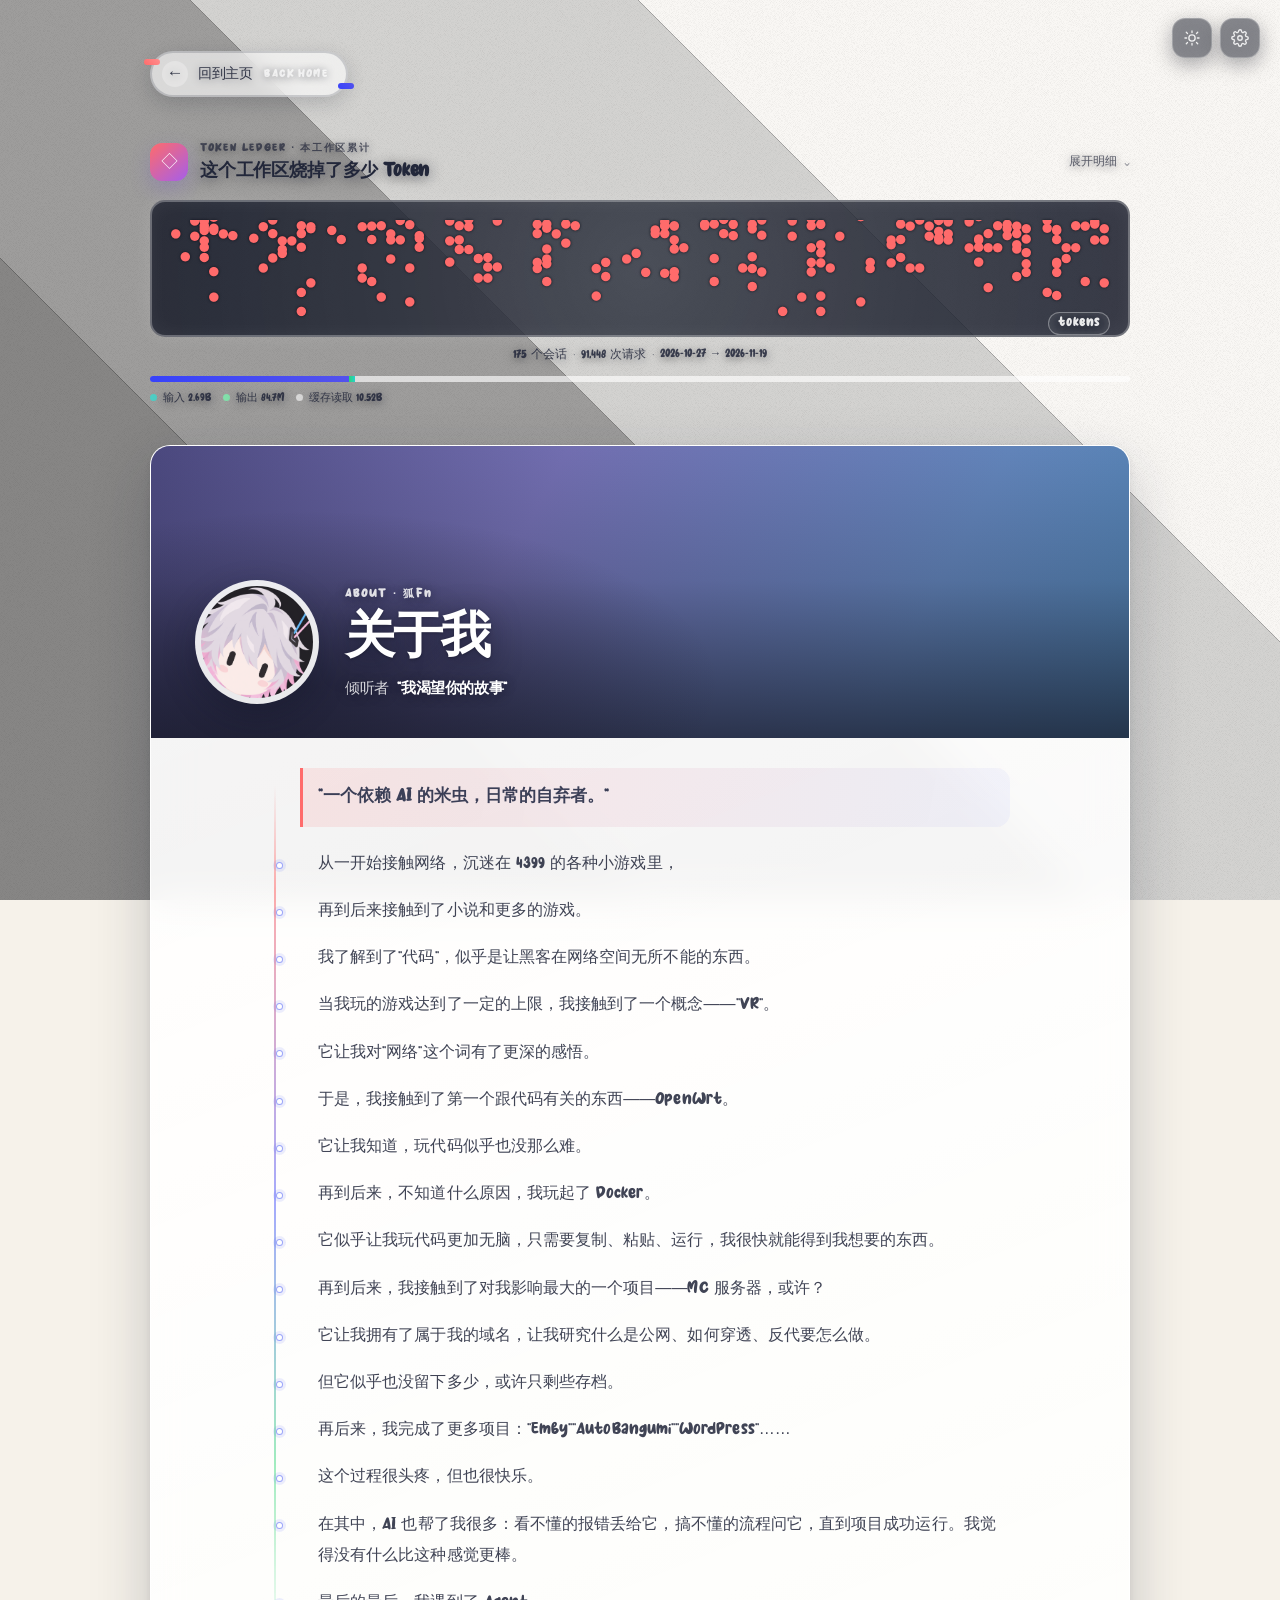
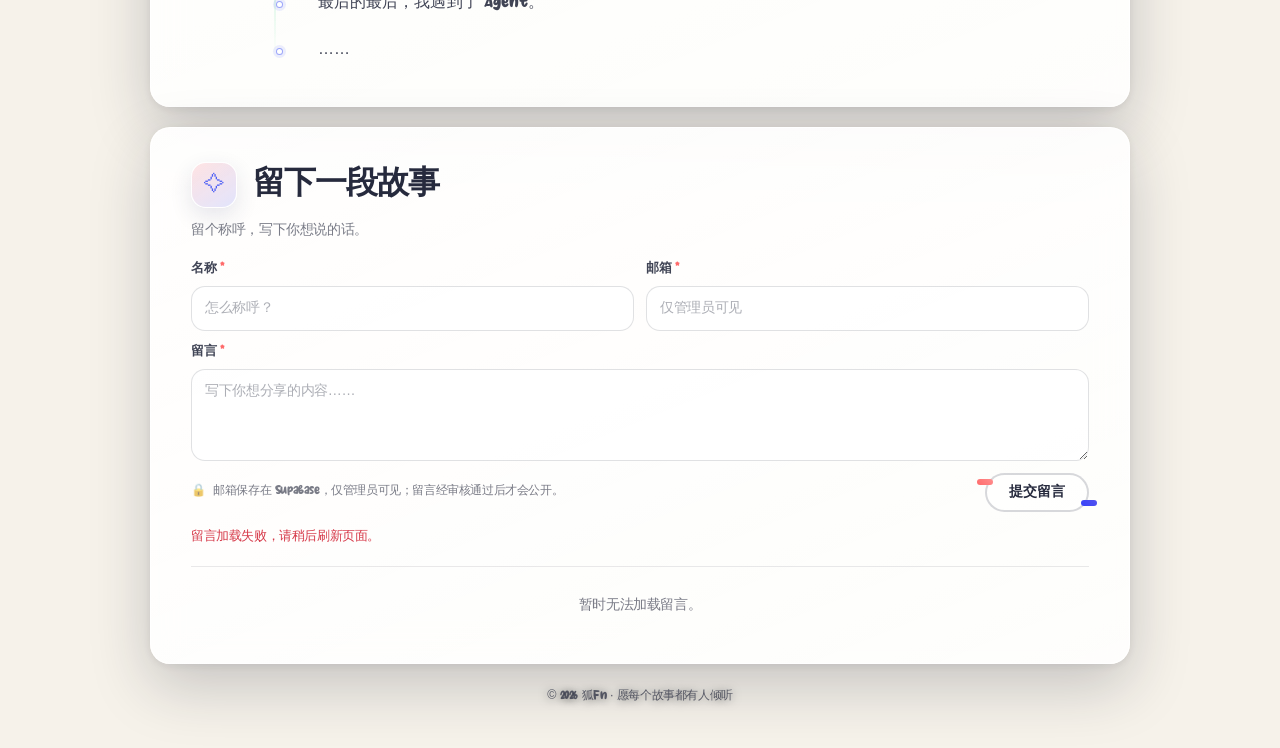
<file: about.html>
<!DOCTYPE html>
<html lang="zh-CN">
<head>
	<meta charset="UTF-8">
	<meta name="viewport" content="width=device-width,initial-scale=1">
	<meta name="description" content="狐Fn的个人介绍与留言板，记录从网络、VR 到代码的兴趣变化，以及 OpenWrt、Docker、Minecraft（MC）服务器、Emby、AutoBangumi、WordPress 和 AI、Agent 的折腾经历。">
	<title>关于我 | 狐Fnの主页</title>
	<link rel="icon" type="image/png" href="asset/image/site-icon.png">
	<link rel="stylesheet" href="asset/css/main.css?v=20261130">
	<link rel="stylesheet" href="asset/css/fonts.css">
	<link rel="stylesheet" href="asset/css/about.css?v=20261130">
	<link rel="stylesheet" href="asset/css/ui-tools.css?v=20261130">
	<script>
		/* 首帧前把用户上次选的显示模式摆好，避免先闪一下默认主题 */
		(function () {
			try {
				var raw = localStorage.getItem("hbxs.ui.v1");
				var saved = raw ? JSON.parse(raw) : {};
				var html = document.documentElement;
				var mode = saved.mode || "auto";
				if (mode === "auto") {
					mode = (window.matchMedia && window.matchMedia("(prefers-color-scheme: dark)").matches) ? "dark" : "light";
				}
				html.classList.add(mode === "dark" ? "ui-night" : "ui-light");
				if (saved.wallpaper === false) html.classList.add("ui-no-wallpaper");
				if (saved.motion === "reduced") html.classList.add("ui-reduce-motion");
				if (typeof saved.wallOpacity === "number") {
					html.style.setProperty("--ui-wall-opacity", String(saved.wallOpacity));
				}
			} catch (e) { /* 读不到就当默认，不影响页面 */ }
		})();
	</script>
</head>
<body class="about-body font-milky-coffee">
	<div id="bg" aria-hidden="true"></div>
	<div id="overlay" aria-hidden="true"></div>
	<main id="main" class="about-page">
		<div class="about-shell">
			<a class="back-link" href="index.html">
				<span class="back-arrow" aria-hidden="true">←</span>
				<span>回到主页</span>
				<span class="back-hint" aria-hidden="true">BACK HOME</span>
				<span class="pill-decor pill-decor--left" aria-hidden="true"></span>
				<span class="pill-decor pill-decor--right" aria-hidden="true"></span>
			</a>
			<section class="token-ledger" id="token-ledger" aria-labelledby="token-title">
				<button class="token-counter" type="button" aria-expanded="false" aria-controls="token-view">
					<span class="token-head">
						<span class="token-mark" aria-hidden="true">◇</span>
						<span class="token-heading">
							<span class="token-eyebrow">TOKEN LEDGER · 本工作区累计</span>
							<span class="token-title" id="token-title">这个工作区烧掉了多少 Token</span>
						</span>
						<span class="token-hint" aria-hidden="true"><span class="token-hint-text">展开明细</span><span class="token-caret">⌄</span></span>
					</span>
					<span class="token-clock">
						<span class="token-figure"><canvas id="token-canvas"></canvas><span class="token-unit"></span></span>
					</span>
					<span class="token-exact">—</span>
					<span class="token-meta"></span>
					<span class="token-composition"></span>
				</button>
				<div class="token-panel" id="token-panel">
					<div class="token-panel-inner">
						<div class="token-tabs" role="tablist">
							<button class="token-tab" type="button" role="tab" data-view="heatmap" aria-selected="true">热力图</button>
							<button class="token-tab" type="button" role="tab" data-view="projects" aria-selected="false">按项目</button>
							<button class="token-tab" type="button" role="tab" data-view="models" aria-selected="false">按模型</button>
							<button class="token-tab" type="button" role="tab" data-view="commits" aria-selected="false">按提交</button>
						</div>
						<div class="token-view" id="token-view" role="region" aria-label="Token 消耗明细"></div>
						<p class="token-source">数据来自本机 DSH 会话日志，只统计 <code>N:\HarmonyProjects</code> 下的会话；工作区外的会话不计入。</p>
					</div>
				</div>
			</section>
			<header class="about-card">
				<div class="about-hero">
					<div class="about-cover" aria-hidden="true"></div>
					<div class="about-profile-row">
						<div class="about-avatar-frame"><img class="about-avatar" src="asset/image/site-icon.png" alt="狐Fn头像"></div>
						<div class="about-profile-copy">
							<p class="eyebrow">ABOUT · 狐Fn</p>
							<h1>关于我</h1>
							<p class="about-motto">倾听者 <span>“我渴望你的故事”</span></p>
						</div>
					</div>
				</div>
				<div class="about-card-body">
					<div class="about-bio" id="profile">
						<div class="about-story">
							<p class="about-lead">“一个依赖 AI 的米虫，日常的自弃者。”</p>
							<p>从一开始接触网络，沉迷在 4399 的各种小游戏里，</p>
							<p>再到后来接触到了小说和更多的游戏。</p>
							<p>我了解到了“代码”，似乎是让黑客在网络空间无所不能的东西。</p>
							<p>当我玩的游戏达到了一定的上限，我接触到了一个概念——“VR”。</p>
							<p>它让我对“网络”这个词有了更深的感悟。</p>
							<p>于是，我接触到了第一个跟代码有关的东西——OpenWrt。</p>
							<p>它让我知道，玩代码似乎也没那么难。</p>
							<p>再到后来，不知道什么原因，我玩起了 Docker。</p>
							<p>它似乎让我玩代码更加无脑，只需要复制、粘贴、运行，我很快就能得到我想要的东西。</p>
							<p>再到后来，我接触到了对我影响最大的一个项目——MC 服务器，或许？</p>
							<p>它让我拥有了属于我的域名，让我研究什么是公网、如何穿透、反代要怎么做。</p>
							<p>但它似乎也没留下多少，或许只剩些存档。</p>
							<p>再后来，我完成了更多项目：“Emby”“AutoBangumi”“WordPress”……</p>
							<p>这个过程很头疼，但也很快乐。</p>
							<p>在其中，AI 也帮了我很多：看不懂的报错丢给它，搞不懂的流程问它，直到项目成功运行。我觉得没有什么比这种感觉更棒。</p>
							<p>最后的最后，我遇到了 Agent。</p>
							<p>……</p>
						</div>
					</div>
				</div>
			</header>
			<section class="guestbook-card" id="guestbook" aria-labelledby="guestbook-title">
				<div class="guestbook-heading-row">
					<div class="guestbook-mark" aria-hidden="true">✧</div>
					<div class="section-heading"><h2 id="guestbook-title">留下一段故事</h2></div>
				</div>
				<p class="guestbook-intro">留个称呼，写下你想说的话。</p>
				<form id="guestbook-form" class="guestbook-form">
					<div class="form-row">
						<label><span>名称 <i>*</i></span><input name="name" type="text" autocomplete="name" maxlength="40" required placeholder="怎么称呼？"></label>
						<label><span>邮箱 <i>*</i></span><input name="email" type="email" autocomplete="email" maxlength="254" required placeholder="仅管理员可见"></label>
					</div>
					<label><span>留言 <i>*</i></span><textarea name="message" rows="3" maxlength="2000" required placeholder="写下你想分享的内容……"></textarea></label>
					<div class="form-footer">
						<p class="privacy-note"><span aria-hidden="true">🔒</span> 邮箱保存在 Supabase，仅管理员可见；留言经审核通过后才会公开。</p>
						<span class="submit-wrap">
							<button type="submit" disabled>留言服务连接中……</button>
							<span class="pill-decor pill-decor--left" aria-hidden="true"></span>
							<span class="pill-decor pill-decor--right" aria-hidden="true"></span>
						</span>
					</div>
					<label class="honeypot" aria-hidden="true"><span>请勿填写</span><input name="website" type="text" tabindex="-1" autocomplete="off"></label>
				</form>
				<p class="guestbook-status" role="status" aria-live="polite">留言服务连接中……</p>
				<div id="guestbook-list" class="guestbook-list" aria-live="polite"><p class="empty-state">期待听到你的故事。</p></div>
			</section>
			<footer class="about-footer">© <span id="year"></span> 狐Fn · 愿每个故事都有人倾听</footer>
		</div>
	</main>
	<script>document.getElementById('year').textContent = new Date().getFullYear();</script>
	<script src="asset/data/token-ledger.js?v=20261122"></script>
	<script src="asset/js/token-ledger.js?v=20261130"></script>
	<script src="asset/js/guestbook-config.js?v=20261003"></script>
	<script src="asset/js/guestbook.js?v=20261003"></script>
	<script src="asset/js/ui-tools.js?v=20261130"></script>
</body>
</html>
</file>
<file: asset/css/main.css>
/*
	HTML Starter Template - Main CSS
	Original Source: https://github.com/AsisYu/html-starter-qwpicu.git
	License: Open Source
	Author: AsisYu
	Description: Main stylesheet for the personal homepage template
	
	Based on Aerial by HTML5 UP
	html5up.net | @ajlkn
	Free for personal and commercial use under the CCA 3.0 license (html5up.net/license)
*/
@import url("https://fonts.googleapis.com/css?family=Source+Sans+Pro:300,900");
@import url("fontawesome-all.min.css");

html, body, div, span, applet, object,
iframe, h1, h2, h3, h4, h5, h6, p, blockquote,
pre, a, abbr, acronym, address, big, cite,
code, del, dfn, em, img, ins, kbd, q, s, samp,
small, strike, strong, sub, sup, tt, var, b,
u, i, center, dl, dt, dd, ol, ul, li, fieldset,
form, label, legend, table, caption, tbody,
tfoot, thead, tr, th, td, article, aside,
canvas, details, embed, figure, figcaption,
footer, header, hgroup, menu, nav, output, ruby,
section, summary, time, mark, audio, video {
	margin: 0;
	padding: 0;
	border: 0;
	font-size: 100%;
	font: inherit;
	vertical-align: baseline;
}

article, aside, details, figcaption, figure,
footer, header, hgroup, menu, nav, section {
	display: block;
}

body {
	line-height: 1;
}

ol, ul {
	list-style: none;
}

blockquote, q {
	quotes: none;
}

blockquote:before, blockquote:after, q:before, q:after {
	content: '';
	content: none;
}

table {
	border-collapse: collapse;
	border-spacing: 0;
}

body {
	-webkit-text-size-adjust: none;
}

mark {
	background-color: transparent;
	color: inherit;
}

input::-moz-focus-inner {
	border: 0;
	padding: 0;
}

input, select, textarea {
	-moz-appearance: none;
	-webkit-appearance: none;
	-ms-appearance: none;
	appearance: none;
}

/* Basic */

html {
	box-sizing: border-box;
}

*, *:before, *:after {
	box-sizing: inherit;
}

body {
	background: #fff;
	overflow: hidden;
}

body.is-preload *, body.is-preload *:before, body.is-preload *:after {
	-moz-animation: none !important;
	-webkit-animation: none !important;
	-ms-animation: none !important;
	animation: none !important;
	-moz-transition: none !important;
	-webkit-transition: none !important;
	-ms-transition: none !important;
	transition: none !important;
}

body, input, select, textarea {
	color: #fff;
	font-family: 'Source Sans Pro', sans-serif;
	font-size: 15pt;
	font-weight: 300 !important;
	letter-spacing: -0.025em;
	line-height: 1.75em;
}

a {
	-moz-transition: border-color 0.2s ease-in-out;
	-webkit-transition: border-color 0.2s ease-in-out;
	-ms-transition: border-color 0.2s ease-in-out;
	transition: border-color 0.2s ease-in-out;
	border-bottom: dotted 1px;
	color: inherit;
	outline: 0;
	text-decoration: none;
}

/* a:hover {
	border-color: transparent;
} */

/* Icon */

.icon {
	text-decoration: none;
	position: relative;
}

.icon:before {
	-moz-osx-font-smoothing: grayscale;
	-webkit-font-smoothing: antialiased;
	display: inline-block;
	font-style: normal;
	font-variant: normal;
	text-rendering: auto;
	line-height: 1;
	text-transform: none !important;
	font-family: 'Font Awesome 5 Free';
	font-weight: 400;
}

.icon>.label {
	display: none;
}

.icon.solid:before {
	font-weight: 900;
}

.icon.brands:before {
	font-family: 'Font Awesome 5 Brands';
}

/* Wrapper */

@-moz-keyframes wrapper {
	0% {
		opacity: 0;
	}

	100% {
		opacity: 1;
	}
}

@-webkit-keyframes wrapper {
	0% {
		opacity: 0;
	}

	100% {
		opacity: 1;
	}
}

@-ms-keyframes wrapper {
	0% {
		opacity: 0;
	}

	100% {
		opacity: 1;
	}
}

@keyframes wrapper {
	0% {
		opacity: 0;
	}

	100% {
		opacity: 1;
	}
}

#wrapper {
	-moz-animation: wrapper 3s forwards;
	-webkit-animation: wrapper 3s forwards;
	-ms-animation: wrapper 3s forwards;
	animation: wrapper 3s forwards;
	height: 100%;
	left: 0;
	opacity: 0;
	position: fixed;
	top: 0;
	width: 100%;
}

/* BG */

#bg {
	-moz-animation: bg 60s linear infinite;
	-webkit-animation: bg 60s linear infinite;
	-ms-animation: bg 60s linear infinite;
	animation: bg 60s linear infinite;
	-moz-backface-visibility: hidden;
	-webkit-backface-visibility: hidden;
	-ms-backface-visibility: hidden;
	backface-visibility: hidden;
	-moz-transform: translate3d(0, 0, 0);
	-webkit-transform: translate3d(0, 0, 0);
	-ms-transform: translate3d(0, 0, 0);
	transform: translate3d(0, 0, 0);
	/* Set your background with this */
	/* 调用外部api */
	background: #ffffff url("https://img-api.moeblock.com/api.php") center left;
	background-repeat: repeat-x;
	height: 100%;
	left: 0;
	/* 壁纸浓度由右上角设置面板控制（asset/css/ui-tools.css 定义变量） */
	opacity: var(--ui-wall-opacity, 0.9);
	/* ͸���� */
	position: fixed;
	top: 0;
}

@-moz-keyframes bg {
	0% {
		-moz-transform: translate3d(0, 0, 0);
		-webkit-transform: translate3d(0, 0, 0);
		-ms-transform: translate3d(0, 0, 0);
		transform: translate3d(0, 0, 0);
	}


	100% {
		-moz-transform: translate3d(-4000px, 0, 0);
		-webkit-transform: translate3d(-4000px, 0, 0);
		-ms-transform: translate3d(-4000px, 0, 0);
		transform: translate3d(-4000px, 0, 0);
	}
}

@-webkit-keyframes bg {
	0% {
		-moz-transform: translate3d(0, 0, 0);
		-webkit-transform: translate3d(0, 0, 0);
		-ms-transform: translate3d(0, 0, 0);
		transform: translate3d(0, 0, 0);
	}


	100% {
		-moz-transform: translate3d(-4000px, 0, 0);
		-webkit-transform: translate3d(-4000px, 0, 0);
		-ms-transform: translate3d(-4000px, 0, 0);
		transform: translate3d(-4000px, 0, 0);
	}
}

@-ms-keyframes bg {
	0% {
		-moz-transform: translate3d(0, 0, 0);
		-webkit-transform: translate3d(0, 0, 0);
		-ms-transform: translate3d(0, 0, 0);
		transform: translate3d(0, 0, 0);
	}


	100% {
		-moz-transform: translate3d(-4000px, 0, 0);
		-webkit-transform: translate3d(-4000px, 0, 0);
		-ms-transform: translate3d(-4000px, 0, 0);
		transform: translate3d(-4000px, 0, 0);
	}
}

@keyframes bg {
	0% {
		-moz-transform: translate3d(0, 0, 0);
		-webkit-transform: translate3d(0, 0, 0);
		-ms-transform: translate3d(0, 0, 0);
		transform: translate3d(0, 0, 0);
	}


	100% {
		-moz-transform: translate3d(-4000px, 0, 0);
		-webkit-transform: translate3d(-4000px, 0, 0);
		-ms-transform: translate3d(-4000px, 0, 0);
		transform: translate3d(-4000px, 0, 0);
	}
}

#bg {
	background-size: auto 100%;
	width: calc(100vw + 4000px);
}

/* Overlay */

@-moz-keyframes overlay {
	0% {
		opacity: 0;
	}

	100% {
		opacity: 1;
	}
}

@-webkit-keyframes overlay {
	0% {
		opacity: 0;
	}

	100% {
		opacity: 1;
	}
}

@-ms-keyframes overlay {
	0% {
		opacity: 0;
	}

	100% {
		opacity: 1;
	}
}

@keyframes overlay {
	0% {
		opacity: 0;
	}

	100% {
		opacity: 1;
	}
}

#overlay {
	-moz-animation: overlay 1.5s 1.5s forwards;
	-webkit-animation: overlay 1.5s 1.5s forwards;
	-ms-animation: overlay 1.5s 1.5s forwards;
	animation: overlay 1.5s 1.5s forwards;
	background-attachment: fixed, fixed;
	background-image: url("../image/overlay-pattern.png"), url("../image/overlay.svg");
	background-position: top left, center center;
	background-repeat: repeat, no-repeat;
	background-size: auto, cover;
	height: 100%;
	left: 0;
	opacity: 0;
	position: fixed;
	top: 0;
	width: 100%;
}

/* Main */

#main {
	height: 100%;
	left: 0;
	position: fixed;
	text-align: center;
	top: 0;
	width: 100%;
}

#main:before {
	content: '';
	display: inline-block;
	height: 100%;
	margin-right: 0;
	vertical-align: middle;
	width: 1px;
}

/* Header */

@-moz-keyframes header {
	0% {
		-moz-transform: translate3d(0, 1em, 0);
		-webkit-transform: translate3d(0, 1em, 0);
		-ms-transform: translate3d(0, 1em, 0);
		transform: translate3d(0, 1em, 0);
		opacity: 0;
	}

	100% {
		-moz-transform: translate3d(0, 0, 0);
		-webkit-transform: translate3d(0, 0, 0);
		-ms-transform: translate3d(0, 0, 0);
		transform: translate3d(0, 0, 0);
		opacity: 1;
	}
}

@-webkit-keyframes header {
	0% {
		-moz-transform: translate3d(0, 1em, 0);
		-webkit-transform: translate3d(0, 1em, 0);
		-ms-transform: translate3d(0, 1em, 0);
		transform: translate3d(0, 1em, 0);
		opacity: 0;
	}

	100% {
		-moz-transform: translate3d(0, 0, 0);
		-webkit-transform: translate3d(0, 0, 0);
		-ms-transform: translate3d(0, 0, 0);
		transform: translate3d(0, 0, 0);
		opacity: 1;
	}
}

@-ms-keyframes header {
	0% {
		-moz-transform: translate3d(0, 1em, 0);
		-webkit-transform: translate3d(0, 1em, 0);
		-ms-transform: translate3d(0, 1em, 0);
		transform: translate3d(0, 1em, 0);
		opacity: 0;
	}

	100% {
		-moz-transform: translate3d(0, 0, 0);
		-webkit-transform: translate3d(0, 0, 0);
		-ms-transform: translate3d(0, 0, 0);
		transform: translate3d(0, 0, 0);
		opacity: 1;
	}
}

@keyframes header {
	0% {
		-moz-transform: translate3d(0, 1em, 0);
		-webkit-transform: translate3d(0, 1em, 0);
		-ms-transform: translate3d(0, 1em, 0);
		transform: translate3d(0, 1em, 0);
		opacity: 0;
	}

	100% {
		-moz-transform: translate3d(0, 0, 0);
		-webkit-transform: translate3d(0, 0, 0);
		-ms-transform: translate3d(0, 0, 0);
		transform: translate3d(0, 0, 0);
		opacity: 1;
	}
}

@-moz-keyframes nav-icons {
	0% {
		-moz-transform: translate3d(0, 1em, 0);
		-webkit-transform: translate3d(0, 1em, 0);
		-ms-transform: translate3d(0, 1em, 0);
		transform: translate3d(0, 1em, 0);
		opacity: 0;
	}

	100% {
		-moz-transform: translate3d(0, 0, 0);
		-webkit-transform: translate3d(0, 0, 0);
		-ms-transform: translate3d(0, 0, 0);
		transform: translate3d(0, 0, 0);
		opacity: 1;
	}
}

@-webkit-keyframes nav-icons {
	0% {
		-moz-transform: translate3d(0, 1em, 0);
		-webkit-transform: translate3d(0, 1em, 0);
		-ms-transform: translate3d(0, 1em, 0);
		transform: translate3d(0, 1em, 0);
		opacity: 0;
	}

	100% {
		-moz-transform: translate3d(0, 0, 0);
		-webkit-transform: translate3d(0, 0, 0);
		-ms-transform: translate3d(0, 0, 0);
		transform: translate3d(0, 0, 0);
		opacity: 1;
	}
}

@-ms-keyframes nav-icons {
	0% {
		-moz-transform: translate3d(0, 1em, 0);
		-webkit-transform: translate3d(0, 1em, 0);
		-ms-transform: translate3d(0, 1em, 0);
		transform: translate3d(0, 1em, 0);
		opacity: 0;
	}

	100% {
		-moz-transform: translate3d(0, 0, 0);
		-webkit-transform: translate3d(0, 0, 0);
		-ms-transform: translate3d(0, 0, 0);
		transform: translate3d(0, 0, 0);
		opacity: 1;
	}
}

@keyframes nav-icons {
	0% {
		-moz-transform: translate3d(0, 1em, 0);
		-webkit-transform: translate3d(0, 1em, 0);
		-ms-transform: translate3d(0, 1em, 0);
		transform: translate3d(0, 1em, 0);
		opacity: 0;
	}

	100% {
		-moz-transform: translate3d(0, 0, 0);
		-webkit-transform: translate3d(0, 0, 0);
		-ms-transform: translate3d(0, 0, 0);
		transform: translate3d(0, 0, 0);
		opacity: 1;
	}
}

#header {
	-moz-animation: header 0.5s 0.75s forwards;
	-webkit-animation: header 0.5s 0.75s forwards;
	-ms-animation: header 0.5s 0.75s forwards;
	animation: header 0.5s 0.75s forwards;
	-moz-backface-visibility: hidden;
	-webkit-backface-visibility: hidden;
	-ms-backface-visibility: hidden;
	backface-visibility: hidden;
	-moz-transform: translate3d(0, 0, 0);
	-webkit-transform: translate3d(0, 0, 0);
	-ms-transform: translate3d(0, 0, 0);
	transform: translate3d(0, 0, 0);
	cursor: default;
	display: inline-block;
	opacity: 0;
	position: relative;
	text-align: center;
	top: -1em;
	vertical-align: middle;
	width: 90%;
}

#header h1 {
	font-size: 4.35em;
	font-weight: 900;
	letter-spacing: -0.035em;
	line-height: 1em;

}

#header p {
	font-size: 1.25em;
	font-weight: 900;
	margin: 0.75em 0 0.25em 0;
	opacity: 0.75;

}

#header nav {
	margin: 1.5em 0 0 0;
}

#header nav li {
	-moz-animation: nav-icons 0.5s ease-in-out forwards;
	-webkit-animation: nav-icons 0.5s ease-in-out forwards;
	-ms-animation: nav-icons 0.5s ease-in-out forwards;
	animation: nav-icons 0.5s ease-in-out forwards;
	-moz-backface-visibility: hidden;
	-webkit-backface-visibility: hidden;
	-ms-backface-visibility: hidden;
	backface-visibility: hidden;
	-moz-transform: translate3d(0, 0, 0);
	-webkit-transform: translate3d(0, 0, 0);
	-ms-transform: translate3d(0, 0, 0);
	transform: translate3d(0, 0, 0);
	display: inline-block;
	height: 5.35em;
	line-height: 5.885em;
	opacity: 0;
	position: relative;
	top: 0;
	width: 5.35em;
}

#header nav li:nth-child(1) {
	-moz-animation-delay: 0.5s;
	-webkit-animation-delay: 0.5s;
	-ms-animation-delay: 0.5s;
	animation-delay: 0.5s;
}

#header nav li:nth-child(2) {
	-moz-animation-delay: 0.75s;
	-webkit-animation-delay: 0.75s;
	-ms-animation-delay: 0.75s;
	animation-delay: 0.75s;
}

#header nav li:nth-child(3) {
	-moz-animation-delay: 1s;
	-webkit-animation-delay: 1s;
	-ms-animation-delay: 1s;
	animation-delay: 1s;
}

#header nav li:nth-child(4) {
	-moz-animation-delay: 1.25s;
	-webkit-animation-delay: 1.25s;
	-ms-animation-delay: 1.25s;
	animation-delay: 1.25s;
}

#header nav li:nth-child(5) {
	-moz-animation-delay: 1.5s;
	-webkit-animation-delay: 1.5s;
	-ms-animation-delay: 1.5s;
	animation-delay: 1.5s;
}

#header nav li:nth-child(6) {
	-moz-animation-delay: 1.75s;
	-webkit-animation-delay: 1.75s;
	-ms-animation-delay: 1.75s;
	animation-delay: 1.75s;
}

#header nav li:nth-child(7) {
	-moz-animation-delay: 2s;
	-webkit-animation-delay: 2s;
	-ms-animation-delay: 2s;
	animation-delay: 2s;
}

#header nav li:nth-child(8) {
	-moz-animation-delay: 2.25s;
	-webkit-animation-delay: 2.25s;
	-ms-animation-delay: 2.25s;
	animation-delay: 2.25s;
}

#header nav li:nth-child(9) {
	-moz-animation-delay: 2.5s;
	-webkit-animation-delay: 2.5s;
	-ms-animation-delay: 2.5s;
	animation-delay: 2.5s;
}

#header nav li:nth-child(10) {
	-moz-animation-delay: 2.75s;
	-webkit-animation-delay: 2.75s;
	-ms-animation-delay: 2.75s;
	animation-delay: 2.75s;
}

#header nav li:nth-child(11) {
	-moz-animation-delay: 3s;
	-webkit-animation-delay: 3s;
	-ms-animation-delay: 3s;
	animation-delay: 3s;
}

#header nav li:nth-child(12) {
	-moz-animation-delay: 3.25s;
	-webkit-animation-delay: 3.25s;
	-ms-animation-delay: 3.25s;
	animation-delay: 3.75s;
}

#header nav li:nth-child(13) {
	-moz-animation-delay: 3.75s;
	-webkit-animation-delay: 3.75s;
	-ms-animation-delay: 3.75s;
	animation-delay: 3.75s;
}

#footer {
	background-image: -moz-linear-gradient(top, rgba(0, 0, 0, 0), rgba(0, 0, 0, 0.5) 75%);
	background-image: -webkit-linear-gradient(top, rgba(0, 0, 0, 0), rgba(0, 0, 0, 0.5) 75%);
	background-image: -ms-linear-gradient(top, rgba(0, 0, 0, 0), rgba(0, 0, 0, 0.5) 75%);
	background-image: linear-gradient(top, rgba(0, 0, 0, 0), rgba(0, 0, 0, 0.5) 75%);
	bottom: 0;
	cursor: default;
	height: 6em;
	left: 0;
	line-height: 8em;
	position: absolute;
	text-align: center;
	width: 100%;
}
#footer p {
	margin: 30px;
}

/* 药丸形状按钮样式 */
.pill-buttons-container {
	display: flex;
	justify-content: center;
	align-items: center;
	gap: 20px;
	margin: 30px 0;
	flex-wrap: wrap;
}

.pill-button {
	position: relative;
	display: inline-flex;
	align-items: center;
	justify-content: center;
	padding: 8px 20px;
	background: transparent;
	border: 2px solid rgba(255, 255, 255, 0.8);
	border-radius: 20px;
	cursor: pointer;
	transition: all 0.3s ease;
	overflow: visible;
	min-width: 90px;
	height: 36px;
	z-index: 1;
	text-decoration: none;
	color: inherit;
}

.pill-button-text {
	color: #fff;
	font-size: 16px;
	font-weight: 400;
	letter-spacing: 0.5px;
	transition: all 0.3s ease;
	z-index: 2;
	position: relative;
}

.pill-button-decor {
	position: absolute;
	width: 16px;
	height: 6px;
	transition: all 0.3s ease;
	z-index: 10;
	border-radius: 3px;
}

/* 第一个按钮 - 红色系 */
.pill-button:nth-child(1) .pill-left {
	top: 6px;
	left: -8px;
	background: linear-gradient(45deg, #ff6b6b, #ff8e8e);
}

.pill-button:nth-child(1) .pill-right {
	bottom: 6px;
	right: -8px;
	background: linear-gradient(45deg, #ff4757, #ff6b9d);
}

/* 第二个按钮 - 蓝色系 */
.pill-button:nth-child(2) .pill-left {
	top: 6px;
	left: -8px;
	background: linear-gradient(45deg, #3742fa, #5352ed);
}

.pill-button:nth-child(2) .pill-right {
	bottom: 6px;
	right: -8px;
	background: linear-gradient(45deg, #2f3542, #57606f);
}

/* 第三个按钮 - 绿色系 */
.pill-button:nth-child(3) .pill-left {
	top: 6px;
	left: -8px;
	background: linear-gradient(45deg, #2ed573, #7bed9f);
}

.pill-button:nth-child(3) .pill-right {
	bottom: 6px;
	right: -8px;
	background: linear-gradient(45deg, #1e90ff, #70a1ff);
}

/* 第四个按钮 - 紫色系 */
.pill-button:nth-child(4) .pill-left {
	top: 6px;
	left: -8px;
	background: linear-gradient(45deg, #a55eea, #c44569);
}

.pill-button:nth-child(4) .pill-right {
	bottom: 6px;
	right: -8px;
	background: linear-gradient(45deg, #f368e0, #ff9ff3);
}

/* 悬停效果 */
.pill-button:hover {
	transform: scale(1.1);
	border-color: rgba(255, 255, 255, 1);
	box-shadow: 0 0 20px rgba(255, 255, 255, 0.3);
}

/* 第一个按钮 - 红色系磨砂背景 */
.pill-button:nth-child(1):hover {
	background: radial-gradient(circle at center, rgba(255, 107, 107, 0.15) 0%, rgba(255, 142, 142, 0.1) 40%, rgba(255, 107, 107, 0.05) 70%, transparent 100%);
	backdrop-filter: blur(10px);
	box-shadow: 0 0 30px rgba(255, 107, 107, 0.4), 0 0 60px rgba(255, 107, 107, 0.2);
}

/* 第二个按钮 - 蓝色系磨砂背景 */
.pill-button:nth-child(2):hover {
	background: radial-gradient(circle at center, rgba(55, 66, 250, 0.15) 0%, rgba(83, 82, 237, 0.1) 40%, rgba(55, 66, 250, 0.05) 70%, transparent 100%);
	backdrop-filter: blur(10px);
	box-shadow: 0 0 30px rgba(55, 66, 250, 0.4), 0 0 60px rgba(55, 66, 250, 0.2);
}

/* 第三个按钮 - 绿色系磨砂背景 */
.pill-button:nth-child(3):hover {
	background: radial-gradient(circle at center, rgba(46, 213, 115, 0.15) 0%, rgba(123, 237, 159, 0.1) 40%, rgba(46, 213, 115, 0.05) 70%, transparent 100%);
	backdrop-filter: blur(10px);
	box-shadow: 0 0 30px rgba(46, 213, 115, 0.4), 0 0 60px rgba(46, 213, 115, 0.2);
}

/* 第四个按钮 - 紫色系磨砂背景 */
.pill-button:nth-child(4):hover {
	background: radial-gradient(circle at center, rgba(165, 94, 234, 0.15) 0%, rgba(196, 69, 105, 0.1) 40%, rgba(165, 94, 234, 0.05) 70%, transparent 100%);
	backdrop-filter: blur(10px);
	box-shadow: 0 0 30px rgba(165, 94, 234, 0.4), 0 0 60px rgba(165, 94, 234, 0.2);
}

.pill-button:hover .pill-button-text {
	font-size: 18px;
	font-weight: 500;
}

.pill-button:hover .pill-left {
	left: -16px;
	transform: translateX(-8px);
}

.pill-button:hover .pill-right {
	right: -16px;
	transform: translateX(8px);
}

/* 响应式设计 */
@media screen and (max-width: 768px) {
	.pill-buttons-container {
		gap: 15px;
		margin: 20px 0;
	}
	
	.pill-button {
		padding: 6px 16px;
		min-width: 70px;
		height: 32px;
	}
	
	.pill-button-text {
		font-size: 14px;
	}
	
	.pill-button:hover .pill-button-text {
		font-size: 16px;
	}
}

/* 联系方式图标样式 */
.contact-icons-container {
	display: flex;
	justify-content: center;
	align-items: center;
	gap: 20px;
	margin: 25px 0;
	flex-wrap: wrap;
}

.contact-icon {
	position: relative;
	display: inline-flex;
	align-items: center;
	justify-content: center;
	width: 40px;
	height: 40px;
	background: rgba(255, 255, 255, 0.1);
	border: 1px solid rgba(255, 255, 255, 0.3);
	border-radius: 50%;
	text-decoration: none;
	font-size: 16px;
	transition: all 0.3s ease;
	backdrop-filter: blur(10px);
}

/* 不同图标的默认颜色 */
.contact-icon:nth-child(1) {
	color: #12B7F5; /* QQ蓝色 */
}

.contact-icon:nth-child(2) {
	color: #09BB07; /* 微信绿色 */
}

.contact-icon:nth-child(3) {
	color: #FF6B6B; /* 邮箱红色 */
}

.contact-icon:nth-child(4) {
	color: #333333; /* GitHub黑色 */
}

.contact-icon:nth-child(5) {
	color: #00A1D6; /* 哔哩哔哩蓝色 */
}

.contact-icon:nth-child(6) {
	color: #E6162D; /* 微博红色 */
}

.contact-icon:hover {
	background: rgba(255, 255, 255, 0.2);
	border-color: rgba(255, 255, 255, 0.6);
	transform: translateY(-3px) scale(1.1);
	box-shadow: 0 8px 25px rgba(255, 255, 255, 0.2);
}

.contact-icon i {
	transition: all 0.3s ease;
}

.contact-icon:hover i {
	transform: scale(1.2);
}

/* 微信图标特殊处理 */
.wechat-icon {
	position: relative;
}

.wechat-qr {
	position: absolute;
	bottom: 60px;
	left: 50%;
	transform: translateX(-50%);
	background: #fff;
	padding: 10px;
	border-radius: 10px;
	box-shadow: 0 10px 30px rgba(0, 0, 0, 0.3);
	opacity: 0;
	visibility: hidden;
	transition: all 0.3s ease;
	z-index: 100;
}

.wechat-qr img {
	width: 100px;
	height: 100px;
	display: block;
}

.wechat-icon:hover .wechat-qr {
	opacity: 1;
	visibility: visible;
	transform: translateX(-50%) translateY(-10px);
}

.wechat-qr::after {
	content: '';
	position: absolute;
	top: 100%;
	left: 50%;
	transform: translateX(-50%);
	border: 8px solid transparent;
	border-top-color: #fff;
}

/* 不同图标的悬停颜色 */
.contact-icon:nth-child(1):hover {
	color: #0A9FD4;
	background: rgba(18, 183, 245, 0.25);
	border-color: rgba(18, 183, 245, 0.7);
	box-shadow: 0 8px 25px rgba(18, 183, 245, 0.4);
}

.contact-icon:nth-child(2):hover {
	color: #07A507;
	background: rgba(9, 187, 7, 0.25);
	border-color: rgba(9, 187, 7, 0.7);
	box-shadow: 0 8px 25px rgba(9, 187, 7, 0.4);
}

.contact-icon:nth-child(3):hover {
	color: #FF5252;
	background: rgba(255, 107, 107, 0.25);
	border-color: rgba(255, 107, 107, 0.7);
	box-shadow: 0 8px 25px rgba(255, 107, 107, 0.4);
}

.contact-icon:nth-child(4):hover {
	color: #1A1A1A;
	background: rgba(51, 51, 51, 0.25);
	border-color: rgba(51, 51, 51, 0.7);
	box-shadow: 0 8px 25px rgba(51, 51, 51, 0.4);
}

.contact-icon:nth-child(5):hover {
	color: #0088CC;
	background: rgba(0, 161, 214, 0.25);
	border-color: rgba(0, 161, 214, 0.7);
	box-shadow: 0 8px 25px rgba(0, 161, 214, 0.4);
}

.contact-icon:nth-child(6):hover {
	color: #D91A2A;
	background: rgba(230, 22, 45, 0.25);
	border-color: rgba(230, 22, 45, 0.7);
	box-shadow: 0 8px 25px rgba(230, 22, 45, 0.4);
}

/* 时钟颜色动画关键帧 - 与JavaScript时钟颜色同步 */
@keyframes clockBorderColor {
	0% { border-color: rgba(255, 255, 255, 0.4); box-shadow-color: rgba(255, 255, 255, 0.2); }
	6.67% { border-color: rgba(255, 107, 107, 0.4); box-shadow-color: rgba(255, 107, 107, 0.2); }
	13.33% { border-color: rgba(78, 205, 196, 0.4); box-shadow-color: rgba(78, 205, 196, 0.2); }
	20% { border-color: rgba(69, 183, 209, 0.4); box-shadow-color: rgba(69, 183, 209, 0.2); }
	26.67% { border-color: rgba(150, 206, 180, 0.4); box-shadow-color: rgba(150, 206, 180, 0.2); }
	33.33% { border-color: rgba(255, 234, 167, 0.4); box-shadow-color: rgba(255, 234, 167, 0.2); }
	40% { border-color: rgba(221, 160, 221, 0.4); box-shadow-color: rgba(221, 160, 221, 0.2); }
	46.67% { border-color: rgba(152, 216, 200, 0.4); box-shadow-color: rgba(152, 216, 200, 0.2); }
	53.33% { border-color: rgba(247, 220, 111, 0.4); box-shadow-color: rgba(247, 220, 111, 0.2); }
	60% { border-color: rgba(187, 143, 206, 0.4); box-shadow-color: rgba(187, 143, 206, 0.2); }
	66.67% { border-color: rgba(133, 193, 233, 0.4); box-shadow-color: rgba(133, 193, 233, 0.2); }
	73.33% { border-color: rgba(248, 196, 113, 0.4); box-shadow-color: rgba(248, 196, 113, 0.2); }
	80% { border-color: rgba(130, 224, 170, 0.4); box-shadow-color: rgba(130, 224, 170, 0.2); }
	86.67% { border-color: rgba(241, 148, 138, 0.4); box-shadow-color: rgba(241, 148, 138, 0.2); }
	93.33% { border-color: rgba(215, 189, 226, 0.4); box-shadow-color: rgba(215, 189, 226, 0.2); }
	100% { border-color: rgba(255, 255, 255, 0.4); box-shadow-color: rgba(255, 255, 255, 0.2); }
}

@keyframes clockBackgroundColor {
	0% { background: radial-gradient(circle at center, rgba(255, 255, 255, 0.15) 0%, rgba(255, 255, 255, 0.08) 50%, rgba(255, 255, 255, 0.03) 100%); }
	6.67% { background: radial-gradient(circle at center, rgba(255, 107, 107, 0.15) 0%, rgba(255, 107, 107, 0.08) 50%, rgba(255, 107, 107, 0.03) 100%); }
	13.33% { background: radial-gradient(circle at center, rgba(78, 205, 196, 0.15) 0%, rgba(78, 205, 196, 0.08) 50%, rgba(78, 205, 196, 0.03) 100%); }
	20% { background: radial-gradient(circle at center, rgba(69, 183, 209, 0.15) 0%, rgba(69, 183, 209, 0.08) 50%, rgba(69, 183, 209, 0.03) 100%); }
	26.67% { background: radial-gradient(circle at center, rgba(150, 206, 180, 0.15) 0%, rgba(150, 206, 180, 0.08) 50%, rgba(150, 206, 180, 0.03) 100%); }
	33.33% { background: radial-gradient(circle at center, rgba(255, 234, 167, 0.15) 0%, rgba(255, 234, 167, 0.08) 50%, rgba(255, 234, 167, 0.03) 100%); }
	40% { background: radial-gradient(circle at center, rgba(221, 160, 221, 0.15) 0%, rgba(221, 160, 221, 0.08) 50%, rgba(221, 160, 221, 0.03) 100%); }
	46.67% { background: radial-gradient(circle at center, rgba(152, 216, 200, 0.15) 0%, rgba(152, 216, 200, 0.08) 50%, rgba(152, 216, 200, 0.03) 100%); }
	53.33% { background: radial-gradient(circle at center, rgba(247, 220, 111, 0.15) 0%, rgba(247, 220, 111, 0.08) 50%, rgba(247, 220, 111, 0.03) 100%); }
	60% { background: radial-gradient(circle at center, rgba(187, 143, 206, 0.15) 0%, rgba(187, 143, 206, 0.08) 50%, rgba(187, 143, 206, 0.03) 100%); }
	66.67% { background: radial-gradient(circle at center, rgba(133, 193, 233, 0.15) 0%, rgba(133, 193, 233, 0.08) 50%, rgba(133, 193, 233, 0.03) 100%); }
	73.33% { background: radial-gradient(circle at center, rgba(248, 196, 113, 0.15) 0%, rgba(248, 196, 113, 0.08) 50%, rgba(248, 196, 113, 0.03) 100%); }
	80% { background: radial-gradient(circle at center, rgba(130, 224, 170, 0.15) 0%, rgba(130, 224, 170, 0.08) 50%, rgba(130, 224, 170, 0.03) 100%); }
	86.67% { background: radial-gradient(circle at center, rgba(241, 148, 138, 0.15) 0%, rgba(241, 148, 138, 0.08) 50%, rgba(241, 148, 138, 0.03) 100%); }
	93.33% { background: radial-gradient(circle at center, rgba(215, 189, 226, 0.15) 0%, rgba(215, 189, 226, 0.08) 50%, rgba(215, 189, 226, 0.03) 100%); }
	100% { background: radial-gradient(circle at center, rgba(255, 255, 255, 0.15) 0%, rgba(255, 255, 255, 0.08) 50%, rgba(255, 255, 255, 0.03) 100%); }
}

/* 时钟样式 */
#canvas {
	border: 2px solid rgba(255, 255, 255, 0.3);
	border-radius: 15px;
	background: radial-gradient(circle at center, rgba(255, 255, 255, 0.15) 0%, rgba(255, 255, 255, 0.08) 50%, rgba(255, 255, 255, 0.03) 100%);
	backdrop-filter: blur(10px);
	box-shadow: 
		0 0 20px rgba(255, 255, 255, 0.1),
		inset 0 0 20px rgba(255, 255, 255, 0.05);
	transition: all 0.3s ease;
	/* 添加动态颜色动画 */
	animation: 
		clockBorderColor 15s linear infinite,
		clockBackgroundColor 15s linear infinite;
}

#canvas:hover {
	border-color: rgba(255, 255, 255, 0.6);
	background: radial-gradient(circle at center, rgba(255, 255, 255, 0.2) 0%, rgba(255, 255, 255, 0.1) 50%, rgba(255, 255, 255, 0.04) 100%);
	box-shadow: 
		0 0 30px rgba(255, 255, 255, 0.25),
		inset 0 0 25px rgba(255, 255, 255, 0.08);
	transform: translateY(-2px);
	/* 悬停时暂停动画，保持当前颜色 */
	animation-play-state: paused;
}

/* 一言文字高亮效果 */
.highlight-red {
	color: #ff6b6b;
	text-shadow: 
		0 0 5px rgba(255, 107, 107, 0.8),
		0 0 10px rgba(255, 107, 107, 0.6),
		0 0 15px rgba(255, 107, 107, 0.4),
		0 0 20px rgba(255, 107, 107, 0.2);
	filter: blur(0.3px);
	transition: all 0.3s ease;
	position: relative;
}

.highlight-green {
	color: #2ed573;
	text-shadow: 
		0 0 5px rgba(46, 213, 115, 0.8),
		0 0 10px rgba(46, 213, 115, 0.6),
		0 0 15px rgba(46, 213, 115, 0.4),
		0 0 20px rgba(46, 213, 115, 0.2);
	filter: blur(0.3px);
	transition: all 0.3s ease;
	position: relative;
}

.highlight-blue {
	color: #3742fa;
	text-shadow: 
		0 0 5px rgba(55, 66, 250, 0.8),
		0 0 10px rgba(55, 66, 250, 0.6),
		0 0 15px rgba(55, 66, 250, 0.4),
		0 0 20px rgba(55, 66, 250, 0.2);
	filter: blur(0.3px);
	transition: all 0.3s ease;
	position: relative;
}

.highlight-purple {
	color: #a55eea;
	text-shadow: 
		0 0 5px rgba(165, 94, 234, 0.8),
		0 0 10px rgba(165, 94, 234, 0.6),
		0 0 15px rgba(165, 94, 234, 0.4),
		0 0 20px rgba(165, 94, 234, 0.2);
	filter: blur(0.3px);
	transition: all 0.3s ease;
	position: relative;
}

.highlight-orange {
	color: #ffa502;
	text-shadow: 
		0 0 5px rgba(255, 165, 2, 0.8),
		0 0 10px rgba(255, 165, 2, 0.6),
		0 0 15px rgba(255, 165, 2, 0.4),
		0 0 20px rgba(255, 165, 2, 0.2);
	filter: blur(0.3px);
	transition: all 0.3s ease;
	position: relative;
}

.highlight-cyan {
	color: #26d0ce;
	text-shadow: 
		0 0 5px rgba(38, 208, 206, 0.8),
		0 0 10px rgba(38, 208, 206, 0.6),
		0 0 15px rgba(38, 208, 206, 0.4),
		0 0 20px rgba(38, 208, 206, 0.2);
	filter: blur(0.3px);
	transition: all 0.3s ease;
	position: relative;
}

.highlight-pink {
	color: #ff9ff3;
	text-shadow: 
		0 0 5px rgba(255, 159, 243, 0.8),
		0 0 10px rgba(255, 159, 243, 0.6),
		0 0 15px rgba(255, 159, 243, 0.4),
		0 0 20px rgba(255, 159, 243, 0.2);
	filter: blur(0.3px);
	transition: all 0.3s ease;
	position: relative;
}

.highlight-yellow {
	color: #feca57;
	text-shadow: 
		0 0 5px rgba(254, 202, 87, 0.8),
		0 0 10px rgba(254, 202, 87, 0.6),
		0 0 15px rgba(254, 202, 87, 0.4),
		0 0 20px rgba(254, 202, 87, 0.2);
	filter: blur(0.3px);
	transition: all 0.3s ease;
	position: relative;
}

/* 悬停效果增强 */
.highlight-red:hover {
	color: #ff5252;
	text-shadow: 
		0 0 8px rgba(255, 82, 82, 1),
		0 0 16px rgba(255, 82, 82, 0.8),
		0 0 24px rgba(255, 82, 82, 0.6),
		0 0 32px rgba(255, 82, 82, 0.4);
	filter: blur(0.5px);
	transform: scale(1.05);
}

.highlight-green:hover {
	color: #1dd1a1;
	text-shadow: 
		0 0 8px rgba(29, 209, 161, 1),
		0 0 16px rgba(29, 209, 161, 0.8),
		0 0 24px rgba(29, 209, 161, 0.6),
		0 0 32px rgba(29, 209, 161, 0.4);
	filter: blur(0.5px);
	transform: scale(1.05);
}

.highlight-blue:hover {
	color: #2f3542;
	text-shadow: 
		0 0 8px rgba(47, 53, 66, 1),
		0 0 16px rgba(47, 53, 66, 0.8),
		0 0 24px rgba(47, 53, 66, 0.6),
		0 0 32px rgba(47, 53, 66, 0.4);
	filter: blur(0.5px);
	transform: scale(1.05);
}

.highlight-purple:hover {
	color: #8e44ad;
	text-shadow: 
		0 0 8px rgba(142, 68, 173, 1),
		0 0 16px rgba(142, 68, 173, 0.8),
		0 0 24px rgba(142, 68, 173, 0.6),
		0 0 32px rgba(142, 68, 173, 0.4);
	filter: blur(0.5px);
	transform: scale(1.05);
}

.highlight-orange:hover {
	color: #ff6348;
	text-shadow: 
		0 0 8px rgba(255, 99, 72, 1),
		0 0 16px rgba(255, 99, 72, 0.8),
		0 0 24px rgba(255, 99, 72, 0.6),
		0 0 32px rgba(255, 99, 72, 0.4);
	filter: blur(0.5px);
	transform: scale(1.05);
}

.highlight-cyan:hover {
	color: #00d2d3;
	text-shadow: 
		0 0 8px rgba(0, 210, 211, 1),
		0 0 16px rgba(0, 210, 211, 0.8),
		0 0 24px rgba(0, 210, 211, 0.6),
		0 0 32px rgba(0, 210, 211, 0.4);
	filter: blur(0.5px);
	transform: scale(1.05);
}

.highlight-pink:hover {
	color: #ff6b9d;
	text-shadow: 
		0 0 8px rgba(255, 107, 157, 1),
		0 0 16px rgba(255, 107, 157, 0.8),
		0 0 24px rgba(255, 107, 157, 0.6),
		0 0 32px rgba(255, 107, 157, 0.4);
	filter: blur(0.5px);
	transform: scale(1.05);
}

.highlight-yellow:hover {
	color: #ff9f43;
	text-shadow: 
		0 0 8px rgba(255, 159, 67, 1),
		0 0 16px rgba(255, 159, 67, 0.8),
		0 0 24px rgba(255, 159, 67, 0.6),
		0 0 32px rgba(255, 159, 67, 0.4);
	filter: blur(0.5px);
	transform: scale(1.05);
}

/* 响应式设计 */
@media screen and (max-width: 768px) {
	.contact-icons-container {
		gap: 12px;
		margin: 15px 0;
	}
	
	.contact-icon {
		width: 35px;
		height: 35px;
		font-size: 14px;
	}
	
	.wechat-qr img {
		width: 80px;
		height: 80px;
	}
	
	/* 移动端时钟样式调整 */
	#canvas {
		border-width: 1px;
		border-radius: 10px;
	}
	
	/* 移动端文字高亮效果调整 */
	.highlight-red, .highlight-green, .highlight-blue, .highlight-purple, 
	.highlight-orange, .highlight-cyan, .highlight-pink, .highlight-yellow {
		filter: blur(0.2px);
		text-shadow: 
			0 0 3px currentColor,
			0 0 6px currentColor,
			0 0 9px currentColor;
	}
}

/* Wide */

@media screen and (max-width: 1680px) {

	/* Basic */

	body, input, select, textarea {
		font-size: 13pt;
	}

	/* BG */

	@-moz-keyframes bg {
		0% {
			-moz-transform: translate3d(0, 0, 0);
			-webkit-transform: translate3d(0, 0, 0);
			-ms-transform: translate3d(0, 0, 0);
			transform: translate3d(0, 0, 0);
		}

		100% {
			-moz-transform: translate3d(-1500px, 0, 0);
			-webkit-transform: translate3d(-1500px, 0, 0);
			-ms-transform: translate3d(-1500px, 0, 0);
			transform: translate3d(-1500px, 0, 0);
		}

	}

	@-webkit-keyframes bg {
		0% {
			-moz-transform: translate3d(0, 0, 0);
			-webkit-transform: translate3d(0, 0, 0);
			-ms-transform: translate3d(0, 0, 0);
			transform: translate3d(0, 0, 0);
		}

		100% {
			-moz-transform: translate3d(-1500px, 0, 0);
			-webkit-transform: translate3d(-1500px, 0, 0);
			-ms-transform: translate3d(-1500px, 0, 0);
			transform: translate3d(-1500px, 0, 0);
		}
	}

	@-ms-keyframes bg {
		0% {
			-moz-transform: translate3d(0, 0, 0);
			-webkit-transform: translate3d(0, 0, 0);
			-ms-transform: translate3d(0, 0, 0);
			transform: translate3d(0, 0, 0);
		}

		100% {
			-moz-transform: translate3d(-1500px, 0, 0);
			-webkit-transform: translate3d(-1500px, 0, 0);
			-ms-transform: translate3d(-1500px, 0, 0);
			transform: translate3d(-1500px, 0, 0);
		}
	}

	@keyframes bg {
		0% {
			-moz-transform: translate3d(0, 0, 0);
			-webkit-transform: translate3d(0, 0, 0);
			-ms-transform: translate3d(0, 0, 0);
			transform: translate3d(0, 0, 0);
		}

		100% {
			-moz-transform: translate3d(-1500px, 0, 0);
			-webkit-transform: translate3d(-1500px, 0, 0);
			-ms-transform: translate3d(-1500px, 0, 0);
			transform: translate3d(-1500px, 0, 0);
		}
	}

	#bg {
		background-size: auto 100%;
		width: calc(100vw + 4000px);
	}
}

/* Normal */

@media screen and (max-width: 1280px) {

	/* Basic */

	body, input, select, textarea {
		font-size: 12pt;
	}

	/* BG */

	@-moz-keyframes bg {
		0% {
			-moz-transform: translate3d(0, 0, 0);
			-webkit-transform: translate3d(0, 0, 0);
			-ms-transform: translate3d(0, 0, 0);
			transform: translate3d(0, 0, 0);
		}

		100% {
			-moz-transform: translate3d(-750px, 0, 0);
			-webkit-transform: translate3d(-750px, 0, 0);
			-ms-transform: translate3d(-750px, 0, 0);
			transform: translate3d(-750px, 0, 0);
		}

	}

	@-webkit-keyframes bg {
		0% {
			-moz-transform: translate3d(0, 0, 0);
			-webkit-transform: translate3d(0, 0, 0);
			-ms-transform: translate3d(0, 0, 0);
			transform: translate3d(0, 0, 0);
		}

		100% {
			-moz-transform: translate3d(-750px, 0, 0);
			-webkit-transform: translate3d(-750px, 0, 0);
			-ms-transform: translate3d(-750px, 0, 0);
			transform: translate3d(-750px, 0, 0);
		}
	}

	@-ms-keyframes bg {
		0% {
			-moz-transform: translate3d(0, 0, 0);
			-webkit-transform: translate3d(0, 0, 0);
			-ms-transform: translate3d(0, 0, 0);
			transform: translate3d(0, 0, 0);
		}

		100% {
			-moz-transform: translate3d(-750px, 0, 0);
			-webkit-transform: translate3d(-750px, 0, 0);
			-ms-transform: translate3d(-750px, 0, 0);
			transform: translate3d(-750px, 0, 0);
		}
	}

	@keyframes bg {
		0% {
			-moz-transform: translate3d(0, 0, 0);
			-webkit-transform: translate3d(0, 0, 0);
			-ms-transform: translate3d(0, 0, 0);
			transform: translate3d(0, 0, 0);
		}

		100% {
			-moz-transform: translate3d(-750px, 0, 0);
			-webkit-transform: translate3d(-750px, 0, 0);
			-ms-transform: translate3d(-750px, 0, 0);
			transform: translate3d(-750px, 0, 0);
		}
	}

	#bg {
		background-size: auto 100%;
		width: calc(100vw + 4000px);
	}
}

/* Mobile */

@media screen and (max-width: 736px) {

	/* Basic */

	body {
		min-width: 320px;
	}

	body, input, select, textarea {
		font-size: 11pt;
	}

	/* BG */

	@-moz-keyframes bg {
		0% {
			-moz-transform: translate3d(0, 0, 0);
			-webkit-transform: translate3d(0, 0, 0);
			-ms-transform: translate3d(0, 0, 0);
			transform: translate3d(0, 0, 0);
		}

		100% {
			-moz-transform: translate3d(-300px, 0, 0);
			-webkit-transform: translate3d(-300px, 0, 0);
			-ms-transform: translate3d(-300px, 0, 0);
			transform: translate3d(-300px, 0, 0);
		}

	}

	@-webkit-keyframes bg {
		0% {
			-moz-transform: translate3d(0, 0, 0);
			-webkit-transform: translate3d(0, 0, 0);
			-ms-transform: translate3d(0, 0, 0);
			transform: translate3d(0, 0, 0);
		}

		100% {
			-moz-transform: translate3d(-300px, 0, 0);
			-webkit-transform: translate3d(-300px, 0, 0);
			-ms-transform: translate3d(-300px, 0, 0);
			transform: translate3d(-300px, 0, 0);
		}
	}

	@-ms-keyframes bg {
		0% {
			-moz-transform: translate3d(0, 0, 0);
			-webkit-transform: translate3d(0, 0, 0);
			-ms-transform: translate3d(0, 0, 0);
			transform: translate3d(0, 0, 0);
		}

		100% {
			-moz-transform: translate3d(-300px, 0, 0);
			-webkit-transform: translate3d(-300px, 0, 0);
			-ms-transform: translate3d(-300px, 0, 0);
			transform: translate3d(-300px, 0, 0);
		}
	}

	@keyframes bg {
		0% {
			-moz-transform: translate3d(0, 0, 0);
			-webkit-transform: translate3d(0, 0, 0);
			-ms-transform: translate3d(0, 0, 0);
			transform: translate3d(0, 0, 0);
		}

		100% {
			-moz-transform: translate3d(-300px, 0, 0);
			-webkit-transform: translate3d(-300px, 0, 0);
			-ms-transform: translate3d(-300px, 0, 0);
			transform: translate3d(-300px, 0, 0);
		}
	}

	#bg {
		background-size: auto 100%;
		width: calc(100vw + 4000px);
	}

	/* Header */

	#header h1 {
		font-size: 2.5em;
	}

	#header p {
		font-size: 1em;
	}

	#header nav {
		font-size: 1em;
	}

	/* #header nav a:hover {
		font-size: 1em;
	} */

	#header nav a:active {
		font-size: 1em;
	}
}

/* Mobile (Portrait) */

@media screen and (max-width: 480px) {

	/* BG */

	@-moz-keyframes bg {
		0% {
			-moz-transform: translate3d(0, 0, 0);
			-webkit-transform: translate3d(0, 0, 0);
			-ms-transform: translate3d(0, 0, 0);
			transform: translate3d(0, 0, 0);
		}

		100% {
			-moz-transform: translate3d(-412.5px, 0, 0);
			-webkit-transform: translate3d(-412.5px, 0, 0);
			-ms-transform: translate3d(-412.5px, 0, 0);
			transform: translate3d(-412.5px, 0, 0);
		}

	}

	@-webkit-keyframes bg {
		0% {
			-moz-transform: translate3d(0, 0, 0);
			-webkit-transform: translate3d(0, 0, 0);
			-ms-transform: translate3d(0, 0, 0);
			transform: translate3d(0, 0, 0);
		}

		100% {
			-moz-transform: translate3d(-412.5px, 0, 0);
			-webkit-transform: translate3d(-412.5px, 0, 0);
			-ms-transform: translate3d(-412.5px, 0, 0);
			transform: translate3d(-412.5px, 0, 0);
		}
	}

	@-ms-keyframes bg {
		0% {
			-moz-transform: translate3d(0, 0, 0);
			-webkit-transform: translate3d(0, 0, 0);
			-ms-transform: translate3d(0, 0, 0);
			transform: translate3d(0, 0, 0);
		}

		100% {
			-moz-transform: translate3d(-412.5px, 0, 0);
			-webkit-transform: translate3d(-412.5px, 0, 0);
			-ms-transform: translate3d(-412.5px, 0, 0);
			transform: translate3d(-412.5px, 0, 0);
		}
	}

	@keyframes bg {
		0% {
			-moz-transform: translate3d(0, 0, 0);
			-webkit-transform: translate3d(0, 0, 0);
			-ms-transform: translate3d(0, 0, 0);
			transform: translate3d(0, 0, 0);
		}

		100% {
			-moz-transform: translate3d(-412.5px, 0, 0);
			-webkit-transform: translate3d(-412.5px, 0, 0);
			-ms-transform: translate3d(-412.5px, 0, 0);
			transform: translate3d(-412.5px, 0, 0);
		}
	}

	#bg {
		background-size: auto 100%;
		width: calc(100vw + 4000px);
	}

	/* Header */

	#header nav {
		padding: 0 1em;
	}
}
</file>
<file: asset/css/fonts.css>
/*
	HTML Starter Template - Font Configurations
	Original Source: https://github.com/AsisYu/html-starter-qwpicu.git
	License: Open Source
	Author: AsisYu
	Description: Font configurations and typography styles
*/

/* ===== 字体组合配置 ===== */

/* Milky-Coffee 字体定义 */
@font-face {
    font-family: 'Milky-Coffee';
    src: url('../fonts/Milky-Coffee/MilkyCoffee-gx1yR-2.ttf') format('truetype'),
         url('../fonts/Milky-Coffee/MilkyCoffee-X3mWd-3.otf') format('opentype');
    font-weight: normal;
    font-style: normal;
    font-display: swap;
}

/* 方案1: Milky-Coffee 风格 */
.font-milky-coffee {
    --primary-font: 'Milky-Coffee', -apple-system, BlinkMacSystemFont, 'Segoe UI', 'PingFang SC', 'Hiragino Sans GB', 'Microsoft YaHei', sans-serif;
    --heading-font: 'Milky-Coffee', -apple-system, BlinkMacSystemFont, 'Segoe UI', 'PingFang SC', 'Hiragino Sans GB', 'Microsoft YaHei', sans-serif;
}

/* 方案2: 现代简约风格 */
.font-modern {
    --primary-font: 'Inter', -apple-system, BlinkMacSystemFont, 'Segoe UI', 'PingFang SC', 'Hiragino Sans GB', 'Microsoft YaHei', sans-serif;
    --heading-font: 'Poppins', -apple-system, BlinkMacSystemFont, 'Segoe UI', 'PingFang SC', 'Hiragino Sans GB', 'Microsoft YaHei', sans-serif;
}

/* 方案2: 优雅文艺风格 */
.font-elegant {
    --primary-font: 'Lora', 'Times New Roman', 'PingFang SC', 'Hiragino Sans GB', 'Microsoft YaHei', serif;
    --heading-font: 'Playfair Display', 'Times New Roman', 'PingFang SC', 'Hiragino Sans GB', 'Microsoft YaHei', serif;
}

/* 方案3: 科技感风格 */
.font-tech {
    --primary-font: 'Roboto', -apple-system, BlinkMacSystemFont, 'Segoe UI', 'PingFang SC', 'Hiragino Sans GB', 'Microsoft YaHei', sans-serif;
    --heading-font: 'Fira Sans', -apple-system, BlinkMacSystemFont, 'Segoe UI', 'PingFang SC', 'Hiragino Sans GB', 'Microsoft YaHei', sans-serif;
}

/* 方案4: 中文字体优化 */
.font-chinese {
    --primary-font: 'PingFang SC', 'Hiragino Sans GB', 'Microsoft YaHei', 'WenQuanYi Micro Hei', sans-serif;
    --heading-font: 'PingFang SC', 'Hiragino Sans GB', 'Microsoft YaHei', 'WenQuanYi Micro Hei', sans-serif;
}

/* ===== 应用字体到页面元素 ===== */

/* 默认使用 Milky-Coffee 字体 */
body {
    font-family: var(--primary-font, 'Milky-Coffee', -apple-system, BlinkMacSystemFont, 'Segoe UI', 'PingFang SC', 'Hiragino Sans GB', 'Microsoft YaHei', sans-serif);
}

/* 标题使用标题字体 */
h1, h2, h3, h4, h5, h6,
.panel-cover__title,
.panel-cover__subtitle {
    font-family: var(--heading-font, 'Milky-Coffee', -apple-system, BlinkMacSystemFont, 'Segoe UI', 'PingFang SC', 'Hiragino Sans GB', 'Microsoft YaHei', sans-serif);
}

/* 按钮文字 */
.pill-button-text {
    font-family: var(--primary-font, 'Milky-Coffee', -apple-system, BlinkMacSystemFont, 'Segoe UI', 'PingFang SC', 'Hiragino Sans GB', 'Microsoft YaHei', sans-serif);
}

/* 描述文字 */
.panel-cover__description {
    font-family: var(--primary-font, 'Milky-Coffee', -apple-system, BlinkMacSystemFont, 'Segoe UI', 'PingFang SC', 'Hiragino Sans GB', 'Microsoft YaHei', sans-serif);
}

/* ===== 字体权重配置 ===== */
.font-light {
    font-weight: 300;
}

.font-normal {
    font-weight: 400;
}

.font-medium {
    font-weight: 500;
}

.font-semibold {
    font-weight: 600;
}

.font-bold {
    font-weight: 700;
}

/* ===== 字体大小配置 ===== */
.text-xs {
    font-size: 0.75rem;
}

.text-sm {
    font-size: 0.875rem;
}

.text-base {
    font-size: 1rem;
}

.text-lg {
    font-size: 1.125rem;
}

.text-xl {
    font-size: 1.25rem;
}

.text-2xl {
    font-size: 1.5rem;
}

.text-3xl {
    font-size: 1.875rem;
}

.text-4xl {
    font-size: 2.25rem;
}

/* ===== 特殊效果 ===== */
.text-gradient {
    background: linear-gradient(135deg, #667eea 0%, #764ba2 100%);
    -webkit-background-clip: text;
    -webkit-text-fill-color: transparent;
    background-clip: text;
}

.text-shadow {
    text-shadow: 0 2px 4px rgba(0, 0, 0, 0.1);
}

.text-shadow-lg {
    text-shadow: 0 4px 8px rgba(0, 0, 0, 0.2);
}

/* ===== 响应式字体大小 ===== */
@media screen and (max-width: 768px) {
    .text-responsive {
        font-size: clamp(0.875rem, 2.5vw, 1.125rem);
    }
    
    .heading-responsive {
        font-size: clamp(1.5rem, 5vw, 2.5rem);
    }
}

/* ===== 字体加载优化 ===== */
.font-display-swap {
    font-display: swap;
}

/* 预加载关键字体 */
@font-face {
    font-family: 'Milky-Coffee';
    font-display: swap;
}

@font-face {
    font-family: 'Inter';
    font-display: swap;
}

@font-face {
    font-family: 'Poppins';
    font-display: swap;
}

@font-face {
    font-family: 'Playfair Display';
    font-display: swap;
}
</file>
<file: asset/css/about.css>
/*
	About Page Styles
	目标：让 about.html 与主页 index.html 使用同一套视觉语言
	- 背景层直接复用 main.css 的 #bg 滚动壁纸与 #overlay 斜向几何叠层（不再用深紫色压暗）
	- 字体沿用 body.font-milky-coffee（fonts.css 里的 Milky-Coffee）
	- 圆角、白色描边、彩色小装饰条、逐级上浮入场，全部取自主页
	- 正文改用浅色磨砂卡片承托深色文字，长文阅读清晰；首屏仍是白字压在图片上，与主页大标题一致
*/

/* ===== 1. 设计变量 ===== */
:root {
	/* 玻璃卡片：白色磨砂，让壁纸透出来 */
	--about-glass: linear-gradient(158deg, rgba(255, 255, 255, 0.93), rgba(255, 255, 255, 0.86));
	--about-glass-border: rgba(255, 255, 255, 0.92);
	--about-glass-shadow: 0 22px 60px rgba(28, 32, 52, 0.22), 0 2px 10px rgba(28, 32, 52, 0.08);

	/* 文字：卡片内深色，首屏图片上白色 */
	--about-ink: #262a3d;
	--about-ink-soft: rgba(38, 42, 61, 0.88);
	--about-ink-muted: rgba(38, 42, 61, 0.62);

	/* 主页的一言高亮色，这里取四个做装饰 */
	--about-red: #ff6b6b;
	--about-blue: #3742fa;
	--about-green: #2ed573;
	--about-purple: #a55eea;
	--about-accent: #4a5cf5;

	--about-radius: 20px;
	--about-radius-sm: 14px;
}

/* ===== 2. 基础层：背景与页面容器 ===== */
html {
	min-height: 100%;
	background: #f6f2ea; /* 壁纸加载失败时的浅色兜底，不再是深色 */
}

body.about-body {
	min-height: 100vh;
	height: auto;
	overflow-x: hidden;
	overflow-y: auto;
	background: transparent;
	/* main.css 里 body 是 15pt 且强制 300 字重，这里按阅读场景收紧字号、抬到 400 */
	font-size: 16px;
	font-weight: 400 !important;
	line-height: 1.75;
	font-family: var(--primary-font, 'Milky-Coffee', -apple-system, BlinkMacSystemFont, 'Segoe UI', 'PingFang SC', 'Hiragino Sans GB', 'Microsoft YaHei', sans-serif);
	color: var(--about-ink);
}

/* 壁纸层：main.css 里已有动画与背景图，这里只补上固定定位（主页靠 #wrapper 固定） */
#bg {
	position: fixed;
	top: 0;
	left: 0;
	height: 100%;
	z-index: 0;
}

/* 叠层：交给 main.css 的 #overlay（overlay-pattern.png + overlay.svg），只确保层级正确 */
#overlay {
	z-index: 1;
}

#main.about-page {
	position: relative;
	inset: auto;
	z-index: 2;
	width: 100%;
	height: auto;
	min-height: 100vh;
	padding: clamp(26px, 4vw, 56px) 24px 40px;
	box-sizing: border-box;
	text-align: left;
}

#main.about-page:before {
	display: none;
}

.about-shell {
	width: min(100%, 980px);
	margin: 0 auto;
}

/* ===== 3. 入场动效：对应主页的 iUp 逐级上浮 ===== */
@keyframes aboutRise {
	from {
		opacity: 0;
		transform: translate3d(0, 26px, 0);
	}
	to {
		opacity: 1;
		transform: none;
	}
}

.about-shell > * {
	animation: aboutRise 0.9s cubic-bezier(0.19, 1, 0.22, 1) both;
}

.about-shell > :nth-child(1) { animation-delay: 0.05s; }
.about-shell > :nth-child(2) { animation-delay: 0.20s; }
.about-shell > :nth-child(3) { animation-delay: 0.35s; }
.about-shell > :nth-child(4) { animation-delay: 0.50s; }

/* ===== 4. 彩色小装饰条（主页药丸按钮的招牌细节） ===== */
.pill-decor {
	position: absolute;
	width: 16px;
	height: 6px;
	border-radius: 3px;
	transition: all 0.3s ease;
	pointer-events: none;
}

.pill-decor--left {
	top: 6px;
	left: -8px;
	background: linear-gradient(45deg, #ff6b6b, #ff8e8e);
}

.pill-decor--right {
	bottom: 6px;
	right: -8px;
	background: linear-gradient(45deg, #3742fa, #5352ed);
}

/* ===== 5. 返回主页：与主页药丸按钮同一语言 ===== */
.back-link {
	position: relative;
	display: inline-flex;
	align-items: center;
	gap: 10px;
	margin: 0 0 18px;
	padding: 8px 18px 8px 10px;
	border: 2px solid rgba(255, 255, 255, 0.82);
	border-radius: 999px;
	/* 壁纸每次随机，浅色图上白字会糊，加一层淡暗底保证可读 */
	background: rgba(24, 27, 42, 0.30);
	backdrop-filter: blur(12px);
	-webkit-backdrop-filter: blur(12px);
	color: #fff;
	box-shadow: 0 6px 20px rgba(16, 20, 34, 0.18);
	font-size: 0.88rem;
	text-decoration: none;
	text-shadow: 0 1px 8px rgba(16, 18, 30, 0.45);
	transition: transform 0.3s ease, border-color 0.3s ease, background 0.3s ease, box-shadow 0.3s ease;
}

.back-link:hover {
	transform: translateY(-1px) scale(1.03);
	border-color: #fff;
	background: rgba(24, 27, 42, 0.46);
	box-shadow: 0 0 24px rgba(255, 255, 255, 0.35);
}

.back-link:hover .pill-decor--left { left: -14px; }
.back-link:hover .pill-decor--right { right: -14px; }

.back-arrow {
	display: grid;
	place-items: center;
	width: 26px;
	height: 26px;
	border-radius: 50%;
	background: rgba(255, 255, 255, 0.28);
	font-size: 1.06rem;
	line-height: 1;
}

.back-hint {
	margin-left: 2px;
	color: rgba(255, 255, 255, 0.72);
	font-size: 0.62rem;
	font-weight: 700;
	letter-spacing: 0.14em;
}

/* ===== 6. 卡片：白色磨砂玻璃 ===== */
.about-card,
.guestbook-card {
	position: relative;
	border: 1px solid var(--about-glass-border);
	border-radius: var(--about-radius);
	background: var(--about-glass);
	box-shadow: var(--about-glass-shadow);
	backdrop-filter: blur(18px) saturate(140%);
	-webkit-backdrop-filter: blur(18px) saturate(140%);
}

.about-card {
	overflow: hidden;
	padding: 0;
}

/* 首屏：白字压在图片上，和主页大标题的处理一致 */
.about-hero {
	position: relative;
	display: flex;
	align-items: flex-end;
	min-height: clamp(214px, 24vw, 292px);
	padding: clamp(22px, 3vw, 34px) clamp(22px, 4.4vw, 44px);
	overflow: hidden;
}

.about-cover {
	position: absolute;
	inset: 0;
	/* 三层叠压：底部整体压暗 + 左下角局部压暗（标题与头像都在左下），保证白字在任何壁纸上都能读 */
	background:
		radial-gradient(ellipse 62% 88% at 16% 82%, rgba(14, 16, 28, 0.5), transparent 68%),
		linear-gradient(180deg, rgba(18, 20, 32, 0.05) 0%, rgba(18, 20, 32, 0.22) 46%, rgba(18, 20, 32, 0.72) 100%),
		url("https://img-api.moeblock.com/api.php") center 40% / cover no-repeat,
		linear-gradient(118deg, #4e4b83, #7773b8 37%, #668ac2 76%, #5288b9);
}

.about-profile-row {
	position: relative;
	display: flex;
	align-items: flex-end;
	gap: clamp(16px, 2.4vw, 26px);
	width: 100%;
}

.about-avatar-frame {
	flex: 0 0 auto;
	padding: 6px;
	border-radius: 50%;
	background: rgba(255, 255, 255, 0.9);
	box-shadow: 0 12px 32px rgba(16, 20, 36, 0.3);
}

.about-avatar {
	display: block;
	width: clamp(84px, 9vw, 112px);
	height: clamp(84px, 9vw, 112px);
	border-radius: 50%;
	object-fit: cover;
}

.about-profile-copy {
	min-width: 0;
	padding-bottom: 2px;
}

/* 只用在首屏图片上，所以是白字 */
.about-hero .eyebrow {
	margin: 0 0 8px;
	color: rgba(255, 255, 255, 0.86);
	font-size: 0.68rem;
	font-weight: 700;
	letter-spacing: 0.17em;
	text-shadow: 0 1px 10px rgba(14, 16, 28, 0.5);
}

.about-card h1 {
	margin: 0;
	color: #fff;
	font-size: clamp(2.1rem, 4.6vw, 3.15rem);
	font-weight: 900;
	letter-spacing: -0.035em;
	line-height: 1.06;
	text-shadow: 0 6px 28px rgba(10, 12, 24, 0.5), 0 1px 3px rgba(10, 12, 24, 0.35);
}

.about-motto {
	margin: 10px 0 0;
	color: rgba(255, 255, 255, 0.82);
	font-size: 0.95rem;
	font-weight: 500;
	text-shadow: 0 2px 12px rgba(10, 12, 24, 0.45);
}

.about-motto span {
	margin-left: 5px;
	color: #fff;
	font-weight: 700;
}

/* 正文：浅色卡片上的深色文字 */
.about-card-body {
	padding: clamp(20px, 2.8vw, 30px) clamp(22px, 4.4vw, 44px) clamp(28px, 3.6vw, 40px);
}

.about-story {
	position: relative;
	max-width: 740px;
	margin: 0 auto;
	padding-left: 30px;
	color: var(--about-ink-soft);
	font-size: 1rem;
	line-height: 1.95;
	letter-spacing: 0.004em;
}

/* 时间线：主页红 → 蓝 → 绿 → 紫 的渐变 */
.about-story:before {
	position: absolute;
	top: 1.05em;
	bottom: 0.7em;
	left: 4px;
	width: 2px;
	border-radius: 2px;
	background: linear-gradient(180deg, rgba(255, 107, 107, 0), rgba(255, 107, 107, 0.55) 12%, rgba(55, 66, 250, 0.45) 48%, rgba(46, 213, 115, 0.45) 78%, rgba(165, 94, 234, 0));
	content: "";
}

.about-story p {
	position: relative;
	margin: 0;
	padding: 0 0 1em;
}

.about-story p:not(.about-lead) {
	padding-left: 18px;
}

.about-story p:not(.about-lead):before {
	position: absolute;
	top: 0.8em;
	left: -24px;
	width: 7px;
	height: 7px;
	border: 1px solid rgba(74, 92, 245, 0.55);
	border-radius: 50%;
	background: #fff;
	box-shadow: 0 0 0 3px rgba(74, 92, 245, 0.1);
	content: "";
}

.about-story p:last-child {
	padding-bottom: 0;
}

.about-story .about-lead {
	margin: 0 0 1.3em;
	padding: 14px 18px;
	border-radius: 0 var(--about-radius-sm) var(--about-radius-sm) 0;
	background: linear-gradient(100deg, rgba(255, 107, 107, 0.13), rgba(74, 92, 245, 0.05));
	box-shadow: inset 3px 0 0 var(--about-red);
	color: #3b3f57;
	font-size: 1.06rem;
	font-weight: 650;
	line-height: 1.8;
}

.about-story .about-lead:before {
	display: none;
}

/* ===== 7. 留言板 ===== */
.guestbook-card {
	margin-top: 20px;
	padding: clamp(22px, 3.2vw, 34px) clamp(22px, 4.2vw, 40px) clamp(24px, 3.4vw, 36px);
}

.guestbook-heading-row {
	display: flex;
	align-items: center;
	gap: 16px;
	margin-bottom: 10px;
}

.guestbook-mark {
	flex: 0 0 auto;
	display: grid;
	place-items: center;
	width: 46px;
	height: 46px;
	border: 1px solid rgba(255, 255, 255, 0.95);
	border-radius: 15px;
	background: linear-gradient(145deg, rgba(255, 107, 107, 0.18), rgba(74, 92, 245, 0.16));
	color: var(--about-accent);
	font-size: 1.3rem;
	box-shadow: 0 8px 22px rgba(40, 46, 90, 0.12);
}

.section-heading {
	min-width: 0;
}

.section-heading h2 {
	margin: 0;
	color: var(--about-ink);
	font-size: clamp(1.5rem, 3vw, 2rem);
	font-weight: 800;
	letter-spacing: -0.03em;
	line-height: 1.2;
}

.guestbook-intro {
	margin: 0 0 14px;
	color: var(--about-ink-muted);
	font-size: 0.9rem;
	line-height: 1.8;
}

.guestbook-form {
	display: flex;
	flex-direction: column;
	gap: 10px;
}

.form-row {
	display: grid;
	grid-template-columns: repeat(2, minmax(0, 1fr));
	gap: 12px;
}

.guestbook-form label {
	display: flex;
	flex-direction: column;
	gap: 5px;
	color: var(--about-ink-soft);
	font-size: 0.82rem;
	font-weight: 600;
}

.guestbook-form label i {
	color: var(--about-red);
	font-style: normal;
}

.guestbook-form input,
.guestbook-form textarea {
	width: 100%;
	padding: 10px 13px;
	border: 1px solid rgba(38, 42, 61, 0.14);
	border-radius: var(--about-radius-sm);
	background: rgba(255, 255, 255, 0.72);
	color: var(--about-ink);
	font-family: inherit;
	font-size: 0.88rem;
	font-weight: 400 !important;
	line-height: 1.6;
	transition: border-color 0.2s ease, background 0.2s ease, box-shadow 0.2s ease;
}

.guestbook-form input::placeholder,
.guestbook-form textarea::placeholder {
	color: rgba(38, 42, 61, 0.38);
}

.guestbook-form input:focus,
.guestbook-form textarea:focus {
	border-color: var(--about-accent);
	background: #fff;
	box-shadow: 0 0 0 3px rgba(74, 92, 245, 0.16);
	outline: none;
}

.guestbook-form textarea {
	min-height: 92px;
	resize: vertical;
}

.honeypot {
	position: absolute !important;
	left: -10000px !important;
	width: 1px !important;
	height: 1px !important;
	overflow: hidden !important;
}

.form-footer {
	display: flex;
	align-items: center;
	justify-content: space-between;
	gap: 16px;
	flex-wrap: wrap;
	padding-top: 2px;
}

.privacy-note {
	margin: 0;
	flex: 1 1 320px;
	color: var(--about-ink-muted);
	font-size: 0.76rem;
	line-height: 1.75;
}

.privacy-note span {
	margin-right: 4px;
}

/* 提交按钮：与主页药丸按钮同款（白边、圆角、两侧彩色装饰条） */
.submit-wrap {
	position: relative;
	display: inline-flex;
	flex: 0 0 auto;
}

.submit-wrap > button {
	display: inline-flex;
	align-items: center;
	justify-content: center;
	padding: 9px 22px;
	border: 2px solid rgba(38, 42, 61, 0.18);
	border-radius: 999px;
	background: rgba(255, 255, 255, 0.55);
	color: var(--about-ink);
	font-family: inherit;
	font-size: 0.88rem;
	font-weight: 700 !important;
	line-height: 1.2;
	cursor: pointer;
	transition: transform 0.3s ease, border-color 0.3s ease, background 0.3s ease, box-shadow 0.3s ease, color 0.3s ease;
}

.submit-wrap > button:enabled:hover {
	transform: scale(1.05);
	border-color: var(--about-accent);
	background: #fff;
	color: var(--about-accent);
	box-shadow: 0 0 24px rgba(74, 92, 245, 0.24);
}

.submit-wrap > button:enabled:hover ~ .pill-decor--left { left: -14px; }
.submit-wrap > button:enabled:hover ~ .pill-decor--right { right: -14px; }

.submit-wrap > button:disabled {
	cursor: not-allowed;
	color: var(--about-ink-muted);
	opacity: 0.75;
}

.submit-wrap > button:disabled ~ .pill-decor {
	opacity: 0.35;
}

.guestbook-status {
	margin: 14px 0 0;
	color: var(--about-ink-muted);
	font-size: 0.8rem;
	line-height: 1.75;
}

.guestbook-status.is-error {
	color: #d63a4a;
}

.guestbook-list {
	margin-top: 18px;
	padding-top: 16px;
	border-top: 1px solid rgba(38, 42, 61, 0.1);
}

.guestbook-entry {
	position: relative;
	margin-top: 12px;
	padding: 15px 18px;
	border: 1px solid rgba(38, 42, 61, 0.09);
	border-radius: var(--about-radius-sm);
	background: rgba(255, 255, 255, 0.62);
}

.guestbook-entry:before {
	position: absolute;
	top: 14px;
	bottom: 14px;
	left: -1px;
	width: 3px;
	border-radius: 3px;
	background: linear-gradient(180deg, var(--about-red), var(--about-blue));
	content: "";
}

.guestbook-entry-heading {
	display: flex;
	align-items: baseline;
	justify-content: space-between;
	gap: 12px;
}

.guestbook-entry-heading h3 {
	margin: 0;
	color: var(--about-ink);
	font-size: 0.96rem;
	font-weight: 700;
}

.guestbook-entry-heading time {
	flex: 0 0 auto;
	color: var(--about-ink-muted);
	font-size: 0.72rem;
}

.guestbook-entry-message {
	margin: 8px 0 0;
	color: var(--about-ink-soft);
	font-size: 0.92rem;
	line-height: 1.85;
	white-space: pre-wrap;
	overflow-wrap: anywhere;
}

.empty-state {
	margin: 0;
	padding: 10px 0;
	color: var(--about-ink-muted);
	font-size: 0.86rem;
	text-align: center;
}

/* ===== 8. Token 账本面板 ===== */
/* 首屏数字仿主页时钟：点阵数字 + 15 色横向渐变，画在 canvas 上（见 asset/js/token-ledger.js） */
/* 容器只负责纵向排布，自己不画任何底：总消耗、标签栏、明细区各自是独立的框 */
.token-ledger {
	position: relative;
	display: block;
	margin: 0 0 18px;
	isolation: isolate;
}


/* 总消耗：不套白卡片，整块直接浮在壁纸上（就是主页时钟那套语言）。
   所以这里的文字全部转白 + 阴影，靠壁纸对比度读。 */
.token-counter {
	display: block;
	width: 100%;
	padding: clamp(18px, 2.6vw, 26px) 0 clamp(16px, 2.4vw, 22px);
	border: 0;
	background: none;
	box-shadow: none;
	color: #fff;
	font-family: inherit;
	text-align: left;
	cursor: pointer;
	transition: transform 0.3s ease;
}

.token-counter:hover {
	transform: translateY(-1px);
}

/* 头部：标记 + 标题 + 展开提示 */
.token-head {
	display: flex;
	align-items: center;
	gap: 12px;
}

.token-mark {
	display: grid;
	place-items: center;
	flex: 0 0 auto;
	width: 38px;
	height: 38px;
	border-radius: 12px;
	background: linear-gradient(140deg, var(--about-red), var(--about-purple));
	color: #fff;
	font-size: 1.05rem;
	box-shadow: 0 8px 20px rgba(120, 90, 200, 0.28);
}

.token-heading {
	flex: 1 1 auto;
	min-width: 0;
}

.token-eyebrow {
	display: block;
	color: rgba(255, 255, 255, 0.82);
	font-size: 0.64rem;
	font-weight: 700;
	letter-spacing: 0.16em;
	text-shadow: 0 2px 10px rgba(14, 18, 32, 0.5);
}

.token-title {
	display: block;
	margin-top: 3px;
	color: #fff;
	font-size: clamp(0.98rem, 1.6vw, 1.1rem);
	font-weight: 700;
	letter-spacing: -0.01em;
	text-shadow: 0 2px 14px rgba(14, 18, 32, 0.55);
}

.token-hint {
	display: inline-flex;
	align-items: center;
	gap: 6px;
	flex: 0 0 auto;
	color: rgba(255, 255, 255, 0.82);
	font-size: 0.74rem;
	text-shadow: 0 2px 10px rgba(14, 18, 32, 0.5);
	transition: color 0.3s ease;
}

.token-counter:hover .token-hint {
	color: #fff;
}

.token-caret {
	display: inline-block;
	font-size: 0.9rem;
	transition: transform 0.35s cubic-bezier(0.19, 1, 0.22, 1);
}

.token-ledger.is-open .token-caret {
	transform: rotate(180deg);
}

.token-ledger.is-open .token-hint-text {
	font-size: 0;
}

.token-ledger.is-open .token-hint-text:after {
	font-size: 0.74rem;
	content: "收起明细";
}

/* 数字玻璃板：参数 1:1 照搬主页 index.html 的 #canvas（main.css:1082-1095）——
   2px 白边 + 15px 圆角 + 15% 白径向渐变 + blur(10px) + 15 秒循环变色。
   玻璃本身必须是半透明的，壁纸要能透出来；一旦把底色做深做厚，
   视觉上就变成「又套了一层」，那正是要避免的。 */
.token-clock {
	position: relative;
	display: block;
	margin: clamp(12px, 2vw, 18px) 0 0;
	/* 四边同一个 padding：数字 + 角标正好铺满内容区，四周留白天然相等 */
	padding: clamp(14px, 2vw, 18px);
	border: 2px solid rgba(255, 255, 255, 0.3);
	border-radius: 15px;
	background-color: rgba(16, 20, 34, 0.86);
	background-image: radial-gradient(circle at center,
		rgba(255, 255, 255, 0.15) 0%,
		rgba(255, 255, 255, 0.08) 50%,
		rgba(255, 255, 255, 0.03) 100%);
	backdrop-filter: blur(20px);
	-webkit-backdrop-filter: blur(20px);
	box-shadow:
		0 0 20px rgba(255, 255, 255, 0.1),
		inset 0 0 20px rgba(255, 255, 255, 0.05);
	transition: all 0.3s ease;
	animation:
		tokenClockBorder 15s linear infinite,
		tokenClockBackground 15s linear infinite;
}

.token-counter:hover .token-clock {
	transform: scale(1.01);
	box-shadow:
		0 0 30px rgba(255, 255, 255, 0.2),
		inset 0 0 25px rgba(255, 255, 255, 0.08);
	animation-play-state: paused;
}

/* 以下两组关键帧的色值与 main.css 的 clockBorderColor / clockBackgroundColor 完全一致 */
@keyframes tokenClockBorder {
	0%      { border-color: rgba(255, 255, 255, 0.4); }
	6.67%   { border-color: rgba(255, 107, 107, 0.4); }
	13.33%  { border-color: rgba(78, 205, 196, 0.4); }
	20%     { border-color: rgba(69, 183, 209, 0.4); }
	26.67%  { border-color: rgba(150, 206, 180, 0.4); }
	33.33%  { border-color: rgba(255, 234, 167, 0.4); }
	40%     { border-color: rgba(221, 160, 221, 0.4); }
	46.67%  { border-color: rgba(152, 216, 200, 0.4); }
	53.33%  { border-color: rgba(247, 220, 111, 0.4); }
	60%     { border-color: rgba(187, 143, 206, 0.4); }
	66.67%  { border-color: rgba(133, 193, 233, 0.4); }
	73.33%  { border-color: rgba(248, 196, 113, 0.4); }
	80%     { border-color: rgba(130, 224, 170, 0.4); }
	86.67%  { border-color: rgba(241, 148, 138, 0.4); }
	93.33%  { border-color: rgba(215, 189, 226, 0.4); }
	100%    { border-color: rgba(255, 255, 255, 0.4); }
}

/* 色值与 main.css:1062 的 clockBackgroundColor 完全一致 */
@keyframes tokenClockBackground {
	0%      { background-image: radial-gradient(circle at center, rgba(255, 255, 255, 0.15) 0%, rgba(255, 255, 255, 0.08) 50%, rgba(255, 255, 255, 0.03) 100%); }
	6.67%   { background-image: radial-gradient(circle at center, rgba(255, 107, 107, 0.15) 0%, rgba(255, 107, 107, 0.08) 50%, rgba(255, 107, 107, 0.03) 100%); }
	13.33%  { background-image: radial-gradient(circle at center, rgba(78, 205, 196, 0.15) 0%, rgba(78, 205, 196, 0.08) 50%, rgba(78, 205, 196, 0.03) 100%); }
	20%     { background-image: radial-gradient(circle at center, rgba(69, 183, 209, 0.15) 0%, rgba(69, 183, 209, 0.08) 50%, rgba(69, 183, 209, 0.03) 100%); }
	26.67%  { background-image: radial-gradient(circle at center, rgba(150, 206, 180, 0.15) 0%, rgba(150, 206, 180, 0.08) 50%, rgba(150, 206, 180, 0.03) 100%); }
	33.33%  { background-image: radial-gradient(circle at center, rgba(255, 234, 167, 0.15) 0%, rgba(255, 234, 167, 0.08) 50%, rgba(255, 234, 167, 0.03) 100%); }
	40%     { background-image: radial-gradient(circle at center, rgba(221, 160, 221, 0.15) 0%, rgba(221, 160, 221, 0.08) 50%, rgba(221, 160, 221, 0.03) 100%); }
	46.67%  { background-image: radial-gradient(circle at center, rgba(152, 216, 200, 0.15) 0%, rgba(152, 216, 200, 0.08) 50%, rgba(152, 216, 200, 0.03) 100%); }
	53.33%  { background-image: radial-gradient(circle at center, rgba(247, 220, 111, 0.15) 0%, rgba(247, 220, 111, 0.08) 50%, rgba(247, 220, 111, 0.03) 100%); }
	60%     { background-image: radial-gradient(circle at center, rgba(187, 143, 206, 0.15) 0%, rgba(187, 143, 206, 0.08) 50%, rgba(187, 143, 206, 0.03) 100%); }
	66.67%  { background-image: radial-gradient(circle at center, rgba(133, 193, 233, 0.15) 0%, rgba(133, 193, 233, 0.08) 50%, rgba(133, 193, 233, 0.03) 100%); }
	73.33%  { background-image: radial-gradient(circle at center, rgba(248, 196, 113, 0.15) 0%, rgba(248, 196, 113, 0.08) 50%, rgba(248, 196, 113, 0.03) 100%); }
	80%     { background-image: radial-gradient(circle at center, rgba(130, 224, 170, 0.15) 0%, rgba(130, 224, 170, 0.08) 50%, rgba(130, 224, 170, 0.03) 100%); }
	86.67%  { background-image: radial-gradient(circle at center, rgba(241, 148, 138, 0.15) 0%, rgba(241, 148, 138, 0.08) 50%, rgba(241, 148, 138, 0.03) 100%); }
	93.33%  { background-image: radial-gradient(circle at center, rgba(215, 189, 226, 0.15) 0%, rgba(215, 189, 226, 0.08) 50%, rgba(215, 189, 226, 0.03) 100%); }
	100%    { background-image: radial-gradient(circle at center, rgba(255, 255, 255, 0.15) 0%, rgba(255, 255, 255, 0.08) 50%, rgba(255, 255, 255, 0.03) 100%); }
}

/* 主数字：canvas 点阵铺满内容区，单位角标纯视觉浮在右下角。
   canvas 的宽高由 JS 反解成正好铺满内容区，所以数字墨迹的四边
   到玻璃板边框的距离都等于玻璃板的 padding，天然等距。
   角标绝对定位、不占布局宽度，只是叠在数字上面 —— 两者不互相挤压。 */
.token-figure {
	position: relative;
	display: block;
}

.token-figure canvas {
	display: block;
	max-width: 100%;
	/* 壁纸是亮的和风插画，粉紫点直接压上去几乎读不出来。
	   主页时钟的浅绿点落在浅灰衣服上，天然有对比。
	   给每个点补一圈极淡的暗边，让它从花底上立起来；
	   不用 canvas 内描边（那会把相切的点粘成色带），用滤镜只做外扩。 */
	filter: drop-shadow(0 0 1.5px rgba(8, 10, 20, 0.85));
}

/* 单位（tokens / B）做成玻璃板右下角的角标：
   半透明白底 + 细白边 + 同款圆角，和这块板子是同一套语言。
   绝对定位浮在数字右下角，不参与布局，也不吃鼠标事件。 */
.token-unit {
	position: absolute;
	right: 0;
	bottom: 0;
	padding: 2px 9px;
	border: 1px solid rgba(255, 255, 255, 0.34);
	border-radius: 999px;
	background: rgba(255, 255, 255, 0.12);
	color: rgba(255, 255, 255, 0.9);
	font-size: 0.72rem;
	font-weight: 700;
	letter-spacing: 0.08em;
	line-height: 1.5;
	text-transform: lowercase;
	text-shadow: 0 2px 10px rgba(14, 18, 32, 0.5);
	backdrop-filter: blur(6px);
	-webkit-backdrop-filter: blur(6px);
	pointer-events: none;
}

.token-unit:empty {
	display: none;
}

.token-exact {
	display: block;
	color: rgba(255, 255, 255, 0.88);
	font-size: 0.78rem;
	letter-spacing: 0.02em;
	text-align: center;
	text-shadow: 0 2px 10px rgba(14, 18, 32, 0.5);
}

/* 完整数字已经画在主位时这一行为空，不能留一段空白 */
.token-exact:empty {
	display: none;
}

.token-meta {
	display: flex;
	flex-wrap: wrap;
	justify-content: center;
	gap: 6px 14px;
	margin-top: 10px;
	color: rgba(255, 255, 255, 0.88);
	font-size: 0.72rem;
	text-shadow: 0 2px 10px rgba(14, 18, 32, 0.5);
}

.token-meta span {
	position: relative;
}

.token-meta span + span:before {
	position: absolute;
	top: 50%;
	left: -8px;
	color: rgba(255, 255, 255, 0.5);
	content: "·";
	transform: translateY(-50%);
}

/* 构成条：输入 / 输出 / 缓存读取 */
.token-composition {
	display: block;
	margin-top: 14px;
}

.comp-bar {
	display: flex;
	height: 6px;
	border-radius: 3px;
	background: rgba(255, 255, 255, 0.22);
	overflow: hidden;
}

.comp-bar .comp {
	display: block;
	height: 100%;
}

.comp--in { background: linear-gradient(90deg, var(--about-blue), #5352ed); }
.comp--out { background: linear-gradient(90deg, var(--about-green), #26d0ce); }
.comp--cache { background: rgba(255, 255, 255, 0.55); }

.comp-key {
	display: flex;
	flex-wrap: wrap;
	align-items: center;
	gap: 5px 6px;
	margin-top: 8px;
	color: rgba(255, 255, 255, 0.88);
	font-size: 0.7rem;
	text-shadow: 0 2px 10px rgba(14, 18, 32, 0.5);
}

.comp-key .dot {
	display: inline-block;
	width: 7px;
	height: 7px;
	margin-left: 6px;
	border-radius: 50%;
}

.comp-key .dot:first-child {
	margin-left: 0;
}

.dot--in { background: #4ecdc4; }
.dot--out { background: #82e0aa; }
.dot--cache { background: rgba(255, 255, 255, 0.6); }

/* 展开面板：用 grid-template-rows 做高度过渡，避免 max-height 猜数字。
   内部再配合位移 + 淡入，视觉上是「从总消耗框下面翻出来」。 */
.token-panel {
	display: grid;
	grid-template-rows: 0fr;
	transition: grid-template-rows 0.45s cubic-bezier(0.19, 1, 0.22, 1);
}

.token-ledger.is-open .token-panel {
	grid-template-rows: 1fr;
}

.token-panel-inner {
	overflow: hidden;
	transform: translateY(-14px);
	opacity: 0;
	transition: transform 0.45s cubic-bezier(0.19, 1, 0.22, 1), opacity 0.35s ease;
}

.token-ledger.is-open .token-panel-inner {
	transform: translateY(0);
	opacity: 1;
}

/* 标签栏与明细区都复用同一块"主页玻璃"：白半透明 + 2px 白边 + 15px 圆角，
   和上面的时钟是同一块板子的语言，不再另起一套白卡片。 */
.token-clock > *,
.token-tabs > *,
.token-view > * {
	position: relative;
	z-index: 1;
}

.token-tabs {
	display: flex;
	flex-wrap: wrap;
	gap: 8px;
	margin-top: 14px;
	padding: 12px 14px;
	border: 2px solid rgba(255, 255, 255, 0.3);
	border-radius: 15px;
	background-color: rgba(16, 20, 34, 0.86);
	background-image: radial-gradient(circle at center,
		rgba(255, 255, 255, 0.15) 0%,
		rgba(255, 255, 255, 0.08) 50%,
		rgba(255, 255, 255, 0.03) 100%);
	backdrop-filter: blur(20px);
	-webkit-backdrop-filter: blur(20px);
	box-shadow:
		0 0 20px rgba(255, 255, 255, 0.1),
		inset 0 0 20px rgba(255, 255, 255, 0.05);
}

.token-tab {
	padding: 6px 14px;
	border: 1px solid rgba(255, 255, 255, 0.42);
	border-radius: 999px;
	background: rgba(255, 255, 255, 0.08);
	color: rgba(255, 255, 255, 0.9);
	font-family: inherit;
	font-size: 0.76rem;
	font-weight: 600;
	text-shadow: 0 2px 10px rgba(14, 18, 32, 0.5);
	cursor: pointer;
	transition: all 0.25s ease;
}

.token-tab:hover {
	border-color: rgba(255, 255, 255, 0.8);
	background: rgba(255, 255, 255, 0.18);
	color: #fff;
}

.token-tab[aria-selected="true"] {
	border-color: rgba(255, 255, 255, 0.9);
	background: rgba(255, 255, 255, 0.28);
	color: #fff;
	box-shadow: 0 0 18px rgba(255, 255, 255, 0.22);
}

/* 明细区：同一块主页玻璃 */
.token-view {
	margin-top: 10px;
	padding: clamp(16px, 2.6vw, 22px) clamp(16px, 3vw, 24px);
	border: 2px solid rgba(255, 255, 255, 0.3);
	border-radius: 15px;
	background-color: rgba(16, 20, 34, 0.86);
	background-image: radial-gradient(circle at center,
		rgba(255, 255, 255, 0.15) 0%,
		rgba(255, 255, 255, 0.08) 50%,
		rgba(255, 255, 255, 0.03) 100%);
	backdrop-filter: blur(20px);
	-webkit-backdrop-filter: blur(20px);
	box-shadow:
		0 0 20px rgba(255, 255, 255, 0.1),
		inset 0 0 20px rgba(255, 255, 255, 0.05);
	color: #fff;
}

/* 时间热力图：照 GitHub 贡献图的排法 —— 一列 = 一周，一列 7 格 = 周日到周六，
   顶部按列标月份，左侧标星期，鼠标悬停看当天日期与消耗。 */
.heat-scroll {
	--heat-cell: 13px;
	overflow-x: auto;
	padding-bottom: 4px;
	/* 周数跟着数据走之后，方阵不再铺满整个面板，靠居中收成一块完整的日历 */
	text-align: center;
}

.heat-inner {
	display: inline-block;
	text-align: left;
}

/* 月份行：列宽和间距必须与下面的格子完全一致，否则月份标签会对不齐 */
.heat-months {
	display: grid;
	gap: 3px;
	margin: 0 0 4px 30px;
}

.heat-month {
	overflow: hidden;
	color: rgba(255, 255, 255, 0.78);
	font-size: 0.6rem;
	text-overflow: clip;
	white-space: nowrap;
	text-shadow: 0 2px 10px rgba(14, 18, 32, 0.5);
}

.heat-body {
	display: flex;
	align-items: flex-start;
	gap: 6px;
}

/* 星期列：7 行，与格子同高，只标一 / 三 / 五 */
.heat-days {
	display: grid;
	grid-template-rows: repeat(7, var(--heat-cell));
	gap: 3px;
	width: 24px;
	color: rgba(255, 255, 255, 0.7);
	font-size: 0.6rem;
	line-height: var(--heat-cell);
	text-align: right;
	text-shadow: 0 2px 10px rgba(14, 18, 32, 0.5);
}

.heat-grid {
	display: grid;
	grid-auto-flow: column;
	gap: 3px;
}

.heat-cell {
	display: block;
	width: var(--heat-cell);
	height: var(--heat-cell);
	border-radius: 3px;
	/* 玻璃底现在是深色，空格子不必再用描边勾轮廓 —— 一圈圈描边会连成一张
	   网格噪点，把真正的数据淹掉。只留一层很淡的实心色块，网格靠 gap 的缝
	   自己成形；0.04 是在深底上「能看出有格子」与「不抢戏」之间的上限。 */
	background: rgba(255, 255, 255, 0.04);
}

/* 统计区间之外的格子：只留一点痕迹，比数据区更暗，读起来是「这段时间没记录」 */
.heat-cell[data-out="1"] {
	background: rgba(255, 255, 255, 0.018);
}

/* 悬停提示：脱离文档流，跟着鼠标走 */
.heat-tip {
	position: fixed;
	z-index: 9999;
	display: none;
	flex-direction: column;
	gap: 3px;
	max-width: 240px;
	padding: 8px 11px;
	border: 1px solid rgba(255, 255, 255, 0.28);
	border-radius: 10px;
	background: rgba(20, 24, 40, 0.92);
	backdrop-filter: blur(10px);
	-webkit-backdrop-filter: blur(10px);
	box-shadow: 0 10px 30px rgba(6, 9, 20, 0.45);
	color: #fff;
	font-size: 0.72rem;
	line-height: 1.45;
	pointer-events: none;
}

.heat-tip.is-on {
	display: flex;
}

.heat-tip b {
	font-weight: 700;
}

.heat-tip i {
	color: rgba(255, 255, 255, 0.8);
	font-style: normal;
}

/* 热力档位走主页时钟调色板：青 → 蓝 → 紫，越亮烧得越多 */
.heat-l1 { background: rgba(78, 205, 196, 0.35); }
.heat-l2 { background: rgba(69, 183, 209, 0.55); }
.heat-l3 { background: rgba(133, 193, 233, 0.8); }
.heat-l4 { background: rgba(187, 143, 206, 0.9); }
.heat-l5 { background: linear-gradient(135deg, #dda0dd, #f1948a); }

.heat-legend {
	display: flex;
	flex-wrap: wrap;
	align-items: center;
	gap: 4px;
	margin-top: 12px;
	color: rgba(255, 255, 255, 0.85);
	font-size: 0.68rem;
	text-shadow: 0 2px 10px rgba(14, 18, 32, 0.5);
}

.heat-legend .heat-cell {
	width: 12px;
	min-height: 12px;
}

.heat-note {
	margin-left: 10px;
}

/* 列表：项目 / 模型 / 提交 */
.token-list {
	margin: 0;
	padding: 0;
	list-style: none;
}

.token-row {
	padding: 11px 0;
	border-bottom: 1px solid rgba(255, 255, 255, 0.16);
}

.token-row:last-child {
	border-bottom: 0;
}

.token-row-head {
	display: flex;
	align-items: baseline;
	gap: 10px;
}

.token-row-rank {
	flex: 0 0 auto;
	width: 20px;
	color: rgba(255, 255, 255, 0.62);
	font-size: 0.7rem;
	font-variant-numeric: tabular-nums;
	text-shadow: 0 2px 10px rgba(14, 18, 32, 0.5);
}

.token-row-name {
	flex: 1 1 auto;
	overflow: hidden;
	color: #fff;
	font-size: 0.82rem;
	font-weight: 600;
	text-overflow: ellipsis;
	white-space: nowrap;
	text-shadow: 0 2px 10px rgba(14, 18, 32, 0.55);
}

.token-row-name code {
	padding: 1px 5px;
	border-radius: 4px;
	background: rgba(255, 255, 255, 0.18);
	color: #ffeaa7;
	font-family: ui-monospace, SFMono-Regular, Menlo, Consolas, monospace;
	font-size: 0.76rem;
}

.token-row-val {
	flex: 0 0 auto;
	color: #fff;
	font-size: 0.8rem;
	font-weight: 700;
	font-variant-numeric: tabular-nums;
	text-shadow: 0 2px 10px rgba(14, 18, 32, 0.55);
}

.token-bar {
	height: 4px;
	margin: 6px 0 0 30px;
	border-radius: 2px;
	background: rgba(255, 255, 255, 0.16);
	overflow: hidden;
}

.token-bar > i {
	display: block;
	height: 100%;
	border-radius: 2px;
	background: linear-gradient(90deg, #4ecdc4, #bb8fce);
}

.token-row-sub {
	margin: 4px 0 0 30px;
	color: rgba(255, 255, 255, 0.72);
	font-size: 0.68rem;
	text-shadow: 0 2px 10px rgba(14, 18, 32, 0.5);
}

.token-more,
.token-empty {
	margin: 12px 0 0;
	color: rgba(255, 255, 255, 0.72);
	font-size: 0.7rem;
	text-align: center;
	text-shadow: 0 2px 10px rgba(14, 18, 32, 0.5);
}

/* 数据来源说明：跟着展开面板一起收起，样式上是一段不画框的小字 */
.token-source {
	margin: 10px 0 0;
	padding: 0 6px;
	color: rgba(255, 255, 255, 0.72);
	font-size: 0.68rem;
	line-height: 1.7;
	text-shadow: 0 2px 10px rgba(14, 18, 32, 0.5);
}

.token-source code {
	padding: 1px 5px;
	border-radius: 4px;
	background: rgba(255, 255, 255, 0.16);
	font-family: ui-monospace, SFMono-Regular, Menlo, Consolas, monospace;
	font-size: 0.66rem;
}

/* 数据缺失时的降级样式 */
.token-ledger.is-empty .token-clock {
	display: none;
}

/* ===== 9. 页脚 ===== */
.about-footer {
	padding: 22px 8px 0;
	color: rgba(255, 255, 255, 0.9);
	font-size: 0.78rem;
	text-align: center;
	text-shadow: 0 1px 10px rgba(12, 14, 24, 0.55);
}

/* ===== 10. 响应式 ===== */
@media (max-width: 760px) {
	#main.about-page {
		padding: 24px 18px 30px;
	}

	.about-hero {
		min-height: 196px;
		padding: 20px;
	}

	.about-avatar {
		width: 82px;
		height: 82px;
	}

	.about-story {
		max-width: 100%;
		padding-left: 24px;
		font-size: 0.96rem;
		line-height: 1.9;
	}

	.about-story:before {
		left: 3px;
	}

	.about-story p:not(.about-lead) {
		padding-left: 14px;
	}

	.about-story p:not(.about-lead):before {
		left: -19px;
		width: 6px;
		height: 6px;
	}

	.about-story .about-lead {
		padding: 12px 15px;
		font-size: 1rem;
	}
}

@media (max-width: 560px) {
	#main.about-page {
		padding: 18px 13px 26px;
	}

	.about-card,
	.guestbook-card {
		border-radius: 18px;
	}

	.about-hero {
		min-height: 174px;
		padding: 17px;
	}

	.about-avatar-frame {
		padding: 4px;
	}

	.about-avatar {
		width: 68px;
		height: 68px;
	}

	.about-card h1 {
		font-size: 1.95rem;
	}

	.about-motto {
		font-size: 0.84rem;
	}

	.about-card-body {
		padding: 18px 17px 24px;
	}

	.about-story {
		padding-left: 22px;
		font-size: 0.92rem;
	}

	.about-story:before {
		left: 2px;
	}

	.about-story p:not(.about-lead) {
		padding-left: 12px;
	}

	.about-story p:not(.about-lead):before {
		left: -17px;
	}

	.about-story .about-lead {
		font-size: 0.97rem;
	}

	.guestbook-card {
		margin-top: 14px;
		padding: 20px 16px 22px;
	}

	.guestbook-heading-row {
		gap: 12px;
	}

	.guestbook-mark {
		width: 42px;
		height: 42px;
		border-radius: 13px;
	}

	.section-heading h2 {
		font-size: 1.42rem;
	}

	.form-row {
		grid-template-columns: minmax(0, 1fr);
		gap: 10px;
	}

	.form-footer {
		align-items: flex-start;
		gap: 12px;
	}

	.privacy-note {
		flex: 1 1 100%;
		font-size: 0.72rem;
	}

	.submit-wrap {
		width: 100%;
	}

	.submit-wrap > button {
		width: 100%;
	}

	.back-hint {
		display: none;
	}

	/* 移动端时钟照主页 main.css:1313 的做法收细边框、缩小圆角 */
	.token-clock,
	.token-tabs,
	.token-view {
		border-width: 1px;
		border-radius: 10px;
	}

	.token-tabs {
		padding: 10px 11px;
	}

	.token-tab {
		padding: 5px 11px;
		font-size: 0.72rem;
	}

	.token-view {
		padding: 14px 13px;
	}
}

/* ===== 11. 无障碍 ===== */
.back-link:focus-visible,
.submit-wrap > button:focus-visible,
.guestbook-form input:focus-visible,
.guestbook-form textarea:focus-visible {
	outline: 2px solid var(--about-accent);
	outline-offset: 3px;
}

@media (prefers-reduced-motion: reduce) {
	*,
	*:before,
	*:after {
		animation-duration: 0.01ms !important;
		animation-delay: 0ms !important;
		transition-duration: 0.01ms !important;
		scroll-behavior: auto !important;
	}
}
</file>
<file: asset/css/ui-tools.css>
/* ------------------------------------------------------------
   日间模式下的「一言」高亮
   原样式是「浅色字 + 大范围同色发光」，在深底上是霓虹感，
   换到浅底就等于看不见。日间改成「深色字 + 低饱和底色块」，
   读起来像马克笔划过，可读性优先。
   ------------------------------------------------------------ */
html.ui-light .highlight-red,
html.ui-light .highlight-green,
html.ui-light .highlight-blue,
html.ui-light .highlight-purple,
html.ui-light .highlight-orange,
html.ui-light .highlight-cyan,
html.ui-light .highlight-pink,
html.ui-light .highlight-yellow {
	filter: none !important;
	text-shadow: none !important;
	border-radius: 4px;
	padding: 0 3px;
}
html.ui-light .highlight-red { color: #b32e24 !important; background-color: rgba(255, 107, 107, 0.18); }
html.ui-light .highlight-green { color: #1f7a49 !important; background-color: rgba(46, 213, 115, 0.20); }
html.ui-light .highlight-blue { color: #2a3bd6 !important; background-color: rgba(55, 66, 250, 0.16); }
html.ui-light .highlight-purple { color: #6b3a80 !important; background-color: rgba(155, 89, 182, 0.18); }
html.ui-light .highlight-orange { color: #96590f !important; background-color: rgba(243, 156, 18, 0.22); }
html.ui-light .highlight-cyan { color: #17867e !important; background-color: rgba(0, 206, 209, 0.18); }
html.ui-light .highlight-pink { color: #b03a6e !important; background-color: rgba(255, 105, 180, 0.18); }
html.ui-light .highlight-yellow { color: #7a5600 !important; background-color: rgba(241, 196, 15, 0.26); }

/* ============================================================
   右上角工具条（设置 / 日夜）与设置面板
   ------------------------------------------------------------
   两页共用。样式口径与站内玻璃卡片一致：2px 白边 + 圆角 +
   半透明深底 + backdrop blur，按钮做成 40px 的方形胶囊。
   主题相关的一切都走 html 上的 class / CSS 变量，这样
   <head> 里的同步脚本能在首帧之前把状态摆好，不会闪一下白。
   ============================================================ */

html {
	/* 壁纸不透明度：#bg 的 opacity 读这里 */
	--ui-wall-opacity: 0.9;
	/* 蒙版层：叠在壁纸之上、内容之下（#overlay 的 background-color） */
	--ui-dim: 0.34;
	--ui-dim-color: 8, 10, 20;
}

/* 夜间：再压暗一档，让白字与玻璃卡片立起来 */
html.ui-night {
	--ui-dim: 0.34;
	--ui-dim-color: 8, 10, 20;
}

/* 日间：换成暖白蒙版，壁纸退成浅色底纹 */
html.ui-light {
	--ui-dim: 0.62;
	--ui-dim-color: 246, 243, 239;
}

html.ui-no-wallpaper {
	--ui-wall-opacity: 0;
}

/* 蒙版：#overlay 已经压在壁纸之上、内容之下，直接把颜色给它，
   不必再插一层新元素去抢 z-index 的坑 */
#overlay {
	background-color: rgba(var(--ui-dim-color), var(--ui-dim));
}

/* 壁纸开关：动效一起停掉，免得裁掉之后还在平移 */
html.ui-no-wallpaper #bg {
	animation: none !important;
	opacity: 0 !important;
}

/* 精简动效：把循环类与落位类动画全部停掉 */
html.ui-reduce-motion #bg,
html.ui-reduce-motion .iUp,
html.ui-reduce-motion #canvas,
html.ui-reduce-motion .token-clock {
	animation: none !important;
}

html.ui-reduce-motion *,
html.ui-reduce-motion *::before,
html.ui-reduce-motion *::after {
	transition-duration: 0.01ms !important;
	animation-duration: 0.01ms !important;
	animation-iteration-count: 1 !important;
}

/* ============================================================
   日间模式：把「直接压在壁纸上」的白字转成深字
   ------------------------------------------------------------
   关于页的白色玻璃卡片（.about-card / .guestbook-card）用
   --about-glass + --about-ink，本来就是深字，日间不用管。
   需要处理的是两类：
   1. 裸白字 —— 没有卡片底衬、直接浮在壁纸上的文字；
   2. token 区的玻璃底 —— 保持深色，因为点阵数字是浅色发光点，
      换到白底会直接消失。
   ============================================================ */

html.ui-light .token-eyebrow,
html.ui-light .token-hint,
html.ui-light .token-source {
	color: rgba(34, 39, 58, 0.72);
}

html.ui-light .token-title,
html.ui-light .token-counter:hover .token-hint {
	color: #22273a;
}

html.ui-light .token-exact,
html.ui-light .token-meta,
html.ui-light .comp-key {
	color: rgba(34, 39, 58, 0.86);
}

html.ui-light .token-meta span + span:before {
	color: rgba(34, 39, 58, 0.42);
}

html.ui-light .about-footer {
	color: rgba(34, 39, 58, 0.7);
}

/* 回到主页：玻璃胶囊里的字 */
html.ui-light .back-link {
	color: rgba(34, 39, 58, 0.9);
	border-color: rgba(34, 39, 58, 0.18);
	background: rgba(255, 255, 255, 0.62);
}

/* ---- 主页：整页都是白字压在壁纸上 ---- */
html.ui-light .panel-title,
html.ui-light .panel-subtitle,
html.ui-light .panel-cover__description,
html.ui-light #description,
html.ui-light #about {
	color: #22273a;
	text-shadow: 0 1px 2px rgba(255, 255, 255, 0.45);
}

html.ui-light .pill-button-text {
	color: rgba(34, 39, 58, 0.92);
}

html.ui-light .pill-button {
	border-color: rgba(34, 39, 58, 0.22);
	background: rgba(255, 255, 255, 0.5);
}

html.ui-light .pill-button:hover .pill-button-text {
	color: #10131f;
}

html.ui-light .contact-icon {
	color: rgba(34, 39, 58, 0.78);
	border-color: rgba(34, 39, 58, 0.18);
	background: rgba(255, 255, 255, 0.5);
}

html.ui-light .contact-icon:hover {
	color: #10131f;
	border-color: rgba(34, 39, 58, 0.45);
}

html.ui-light #footer,
html.ui-light #footer p,
html.ui-light #footer a {
	color: rgba(34, 39, 58, 0.72);
}

html.ui-light hr {
	border-top-color: rgba(34, 39, 58, 0.18);
}

/* 日间模式下时钟玻璃框换成浅色 ——
   注意必须停掉 clockBorderColor / clockBackgroundColor 那两支 15s 循环动画，
   否则 keyframes 会盖掉这里的静态配色，框又跑回白边+深色渐变。 */
html.ui-light #canvas {
	border-color: rgba(34, 39, 58, 0.14) !important;
	background: radial-gradient(circle at center, rgba(255, 255, 255, 0.78) 0%, rgba(255, 255, 255, 0.62) 50%, rgba(255, 255, 255, 0.46) 100%) !important;
	box-shadow: 0 0 20px rgba(34, 39, 58, 0.07), inset 0 0 20px rgba(34, 39, 58, 0.035) !important;
	animation: none !important;
}

/* ---------- 工具条 ---------- */

.ui-tools {
	position: fixed;
	top: 18px;
	right: 20px;
	z-index: 900;
	display: flex;
	gap: 8px;
}

.ui-tool {
	display: grid;
	place-items: center;
	width: 40px;
	height: 40px;
	padding: 0;
	border: 1px solid rgba(255, 255, 255, 0.26);
	border-radius: 13px;
	background: rgba(14, 18, 32, 0.5);
	color: rgba(255, 255, 255, 0.86);
	-webkit-backdrop-filter: blur(14px);
	backdrop-filter: blur(14px);
	box-shadow:
		0 6px 20px rgba(4, 6, 16, 0.35),
		inset 0 0 14px rgba(255, 255, 255, 0.05);
	cursor: pointer;
	transition: transform 0.22s ease, border-color 0.22s ease,
		background-color 0.22s ease, color 0.22s ease;
}

.ui-tool:hover,
.ui-tool:focus-visible {
	border-color: rgba(255, 255, 255, 0.72);
	background: rgba(14, 18, 32, 0.72);
	color: #fff;
	transform: translateY(-2px);
	outline: none;
}

.ui-tool:active {
	transform: translateY(0);
}

.ui-tool svg {
	width: 18px;
	height: 18px;
	display: block;
}

/* 两个图标互斥显示：月牙代表「切到夜间」，太阳代表「切到日间」 */
.ui-tool[data-mode="dark"] .ui-icon-sun,
.ui-tool[data-mode="light"] .ui-icon-moon {
	display: none;
}

.ui-tool[aria-expanded="true"] {
	border-color: rgba(255, 255, 255, 0.9);
	background: rgba(14, 18, 32, 0.8);
	color: #fff;
}

/* ---------- 设置面板 ---------- */

.ui-panel {
	position: fixed;
	top: 70px;
	right: 20px;
	z-index: 901;
	width: min(322px, calc(100vw - 32px));
	max-height: calc(100vh - 96px);
	overflow-y: auto;
	padding: 16px 18px 14px;
	border: 2px solid rgba(255, 255, 255, 0.28);
	border-radius: 16px;
	background-color: rgba(14, 18, 32, 0.92);
	-webkit-backdrop-filter: blur(22px);
	backdrop-filter: blur(22px);
	box-shadow:
		0 18px 50px rgba(2, 4, 14, 0.55),
		inset 0 0 22px rgba(255, 255, 255, 0.04);
	color: rgba(255, 255, 255, 0.92);
	font-size: 0.8rem;
	line-height: 1.5;
	transform-origin: top right;
	animation: uiPanelIn 0.22s ease both;
}

.ui-panel[hidden] {
	display: none;
}

@keyframes uiPanelIn {
	from { opacity: 0; transform: translateY(-6px) scale(0.97); }
	to   { opacity: 1; transform: none; }
}

.ui-panel-title {
	display: flex;
	align-items: center;
	justify-content: space-between;
	margin: 0 0 4px;
	font-size: 0.86rem;
	font-weight: 700;
	letter-spacing: 0.04em;
}

.ui-panel-close {
	width: 24px;
	height: 24px;
	padding: 0;
	border: 1px solid rgba(255, 255, 255, 0.2);
	border-radius: 8px;
	background: transparent;
	color: rgba(255, 255, 255, 0.7);
	cursor: pointer;
	transition: all 0.2s ease;
}

.ui-panel-close:hover {
	border-color: rgba(255, 255, 255, 0.7);
	color: #fff;
}

.ui-field {
	display: block;
	margin-top: 14px;
}

.ui-field-label {
	display: flex;
	align-items: baseline;
	justify-content: space-between;
	margin-bottom: 6px;
	color: rgba(255, 255, 255, 0.62);
	font-size: 0.7rem;
	letter-spacing: 0.08em;
	text-transform: uppercase;
}

.ui-field-value {
	color: rgba(255, 255, 255, 0.9);
	font-variant-numeric: tabular-nums;
	letter-spacing: 0;
	text-transform: none;
}

/* 分段控件 */
.ui-seg {
	display: flex;
	gap: 4px;
	padding: 3px;
	border: 1px solid rgba(255, 255, 255, 0.14);
	border-radius: 10px;
	background: rgba(255, 255, 255, 0.05);
}

.ui-seg button {
	flex: 1;
	padding: 7px 6px;
	border: 0;
	border-radius: 7px;
	background: transparent;
	color: rgba(255, 255, 255, 0.62);
	font: inherit;
	font-size: 0.74rem;
	cursor: pointer;
	transition: all 0.2s ease;
}

.ui-seg button:hover {
	color: #fff;
}

.ui-seg button[aria-pressed="true"] {
	background: rgba(255, 255, 255, 0.16);
	color: #fff;
	box-shadow: inset 0 0 0 1px rgba(255, 255, 255, 0.22);
}

/* 开关 */
.ui-switch {
	display: flex;
	align-items: center;
	justify-content: space-between;
	gap: 12px;
	width: 100%;
	padding: 0;
	border: 0;
	background: transparent;
	color: inherit;
	font: inherit;
	cursor: pointer;
}

.ui-switch-track {
	position: relative;
	flex: none;
	width: 42px;
	height: 23px;
	border-radius: 999px;
	border: 1px solid rgba(255, 255, 255, 0.22);
	background: rgba(255, 255, 255, 0.08);
	transition: background-color 0.22s ease, border-color 0.22s ease;
}

.ui-switch-knob {
	position: absolute;
	top: 2px;
	left: 2px;
	width: 17px;
	height: 17px;
	border-radius: 50%;
	background: rgba(255, 255, 255, 0.75);
	transition: transform 0.22s ease, background-color 0.22s ease;
}

.ui-switch[aria-checked="true"] .ui-switch-track {
	border-color: rgba(130, 224, 190, 0.75);
	background: rgba(130, 224, 190, 0.3);
}

.ui-switch[aria-checked="true"] .ui-switch-knob {
	transform: translateX(19px);
	background: #fff;
}

/* 滑块 */
.ui-range {
	-webkit-appearance: none;
	appearance: none;
	width: 100%;
	height: 22px;
	background: transparent;
	cursor: pointer;
}

.ui-range::-webkit-slider-runnable-track {
	height: 4px;
	border-radius: 999px;
	background: rgba(255, 255, 255, 0.18);
}

.ui-range::-webkit-slider-thumb {
	-webkit-appearance: none;
	appearance: none;
	width: 15px;
	height: 15px;
	margin-top: -5.5px;
	border: 0;
	border-radius: 50%;
	background: #fff;
	box-shadow: 0 0 10px rgba(255, 255, 255, 0.5);
}

.ui-range::-moz-range-track {
	height: 4px;
	border-radius: 999px;
	background: rgba(255, 255, 255, 0.18);
}

.ui-range::-moz-range-thumb {
	width: 15px;
	height: 15px;
	border: 0;
	border-radius: 50%;
	background: #fff;
}

.ui-panel-foot {
	display: flex;
	align-items: center;
	justify-content: space-between;
	margin-top: 16px;
	padding-top: 12px;
	border-top: 1px solid rgba(255, 255, 255, 0.1);
}

.ui-action {
	width: 100%;
	padding: 8px 12px;
	border: 1px solid rgba(255, 255, 255, 0.2);
	border-radius: 9px;
	background: rgba(255, 255, 255, 0.06);
	color: rgba(255, 255, 255, 0.82);
	font: inherit;
	font-size: 0.74rem;
	cursor: pointer;
	transition: border-color 0.2s ease, background-color 0.2s ease, color 0.2s ease;
}

.ui-action:hover {
	border-color: rgba(255, 255, 255, 0.6);
	background: rgba(255, 255, 255, 0.12);
	color: #fff;
}

.ui-action.is-done {
	border-color: rgba(130, 224, 190, 0.8);
	background: rgba(130, 224, 190, 0.22);
	color: #fff;
}

.ui-reset {
	padding: 6px 12px;
	border: 1px solid rgba(255, 255, 255, 0.22);
	border-radius: 999px;
	background: transparent;
	color: rgba(255, 255, 255, 0.7);
	font: inherit;
	font-size: 0.72rem;
	cursor: pointer;
	transition: all 0.2s ease;
}

.ui-reset:hover {
	border-color: rgba(255, 255, 255, 0.7);
	color: #fff;
}

.ui-saved {
	color: rgba(255, 255, 255, 0.34);
	font-size: 0.68rem;
}

@media (max-width: 620px) {
	.ui-tools {
		top: 12px;
		right: 12px;
		gap: 6px;
	}

	.ui-tool {
		width: 36px;
		height: 36px;
		border-radius: 11px;
	}

	.ui-panel {
		top: 58px;
		right: 12px;
		max-height: calc(100vh - 74px);
	}
}
</file>
